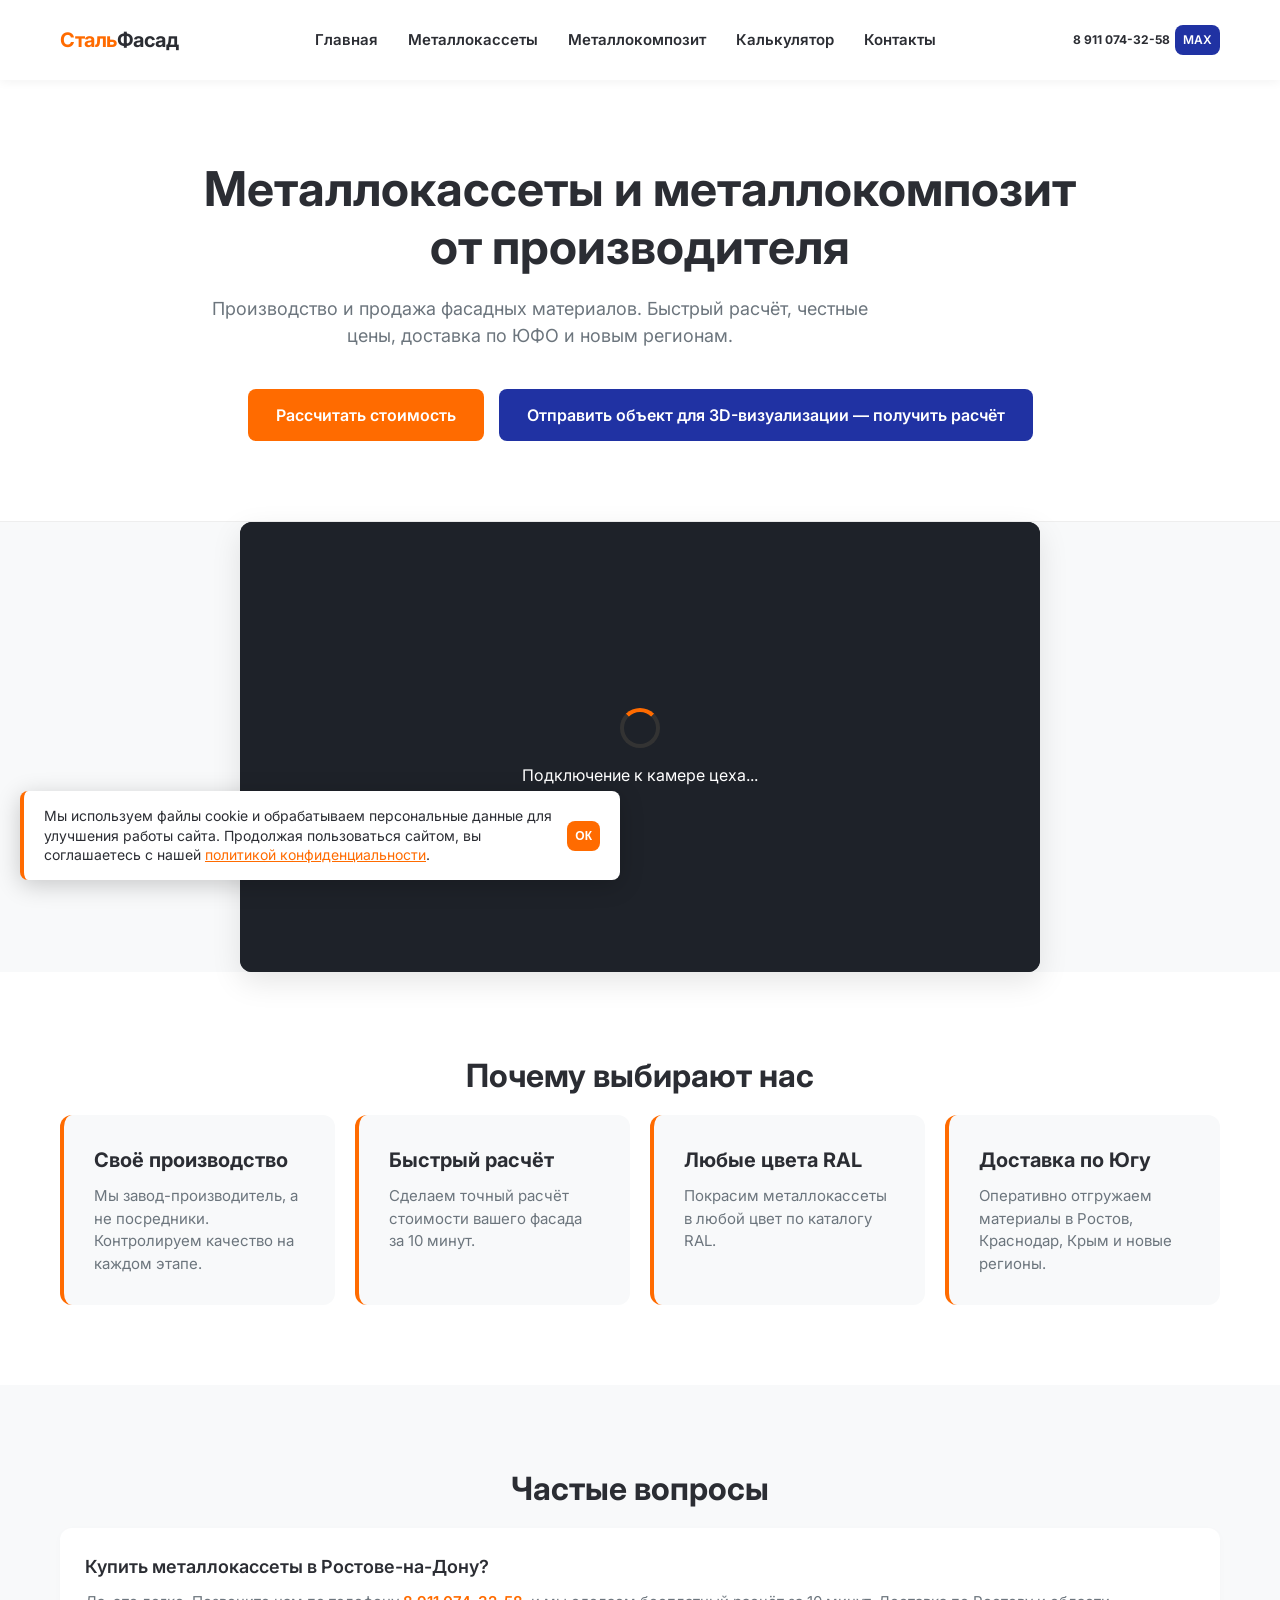
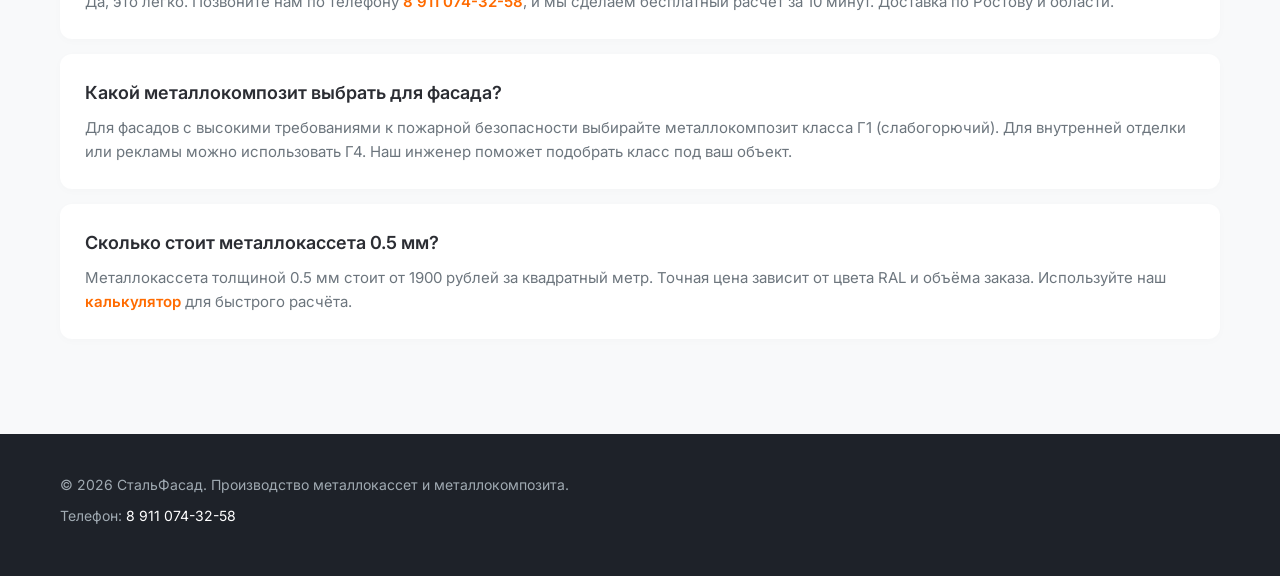
<file: index.html>
<!DOCTYPE html>
<html lang="ru">
<head>
    <meta charset="UTF-8">
    <meta name="viewport" content="width=device-width, initial-scale=1.0">
    
    <!-- SEO МЕТА-ТЕГИ -->
    <title>Металлокассеты и металлокомпозит от производителя — СтальФасад</title>
        <!-- Иконка сайта (Favicon) в виде буквы С на оранжевом фоне -->
    <link rel="icon" href="data:image/svg+xml,<svg xmlns='http://www.w3.org/2000/svg' viewBox='0 0 100 100'><rect width='100' height='100' rx='20' fill='%23ff6b00'/><text x='50%' y='55%' font-size='60' font-family='Arial' font-weight='bold' fill='white' dominant-baseline='middle' text-anchor='middle'>С</text></svg>">
    <meta name="description" content="Производство и продажа фасадных металлокассет и металлокомпозита в Ростове, Краснодаре, Донецке и ЮФО. Быстрый расчёт за 10 минут, доставка. Завод СтальФасад.">
    
    <!-- ШРИФТЫ -->
    <link rel="preconnect" href="https://fonts.googleapis.com">
    <link rel="preconnect" href="https://fonts.gstatic.com" crossorigin>
    <link href="https://fonts.googleapis.com/css2?family=Inter:wght@400;600;700&display=swap" rel="stylesheet">
    
    <!-- СТИЛИ -->
    <link rel="stylesheet" href="css/style.css">

    <!-- ================= STRUCTURED DATA (JSON-LD) ================= -->
    <script type="application/ld+json">
    {
      "@context": "https://schema.org",
      "@graph": [
        {
          "@type": "Organization",
          "@id": "https://stalfasadprom.ru/#organization",
          "name": "СтальФасад",
          "url": "https://stalfasadprom.ru",
          "logo": "https://stalfasadprom.ru/images/logo.png",
          "description": "Производство и продажа металлокассет фасадных и металлокомпозита.",
          "contactPoint": {
            "@type": "ContactPoint",
            "telephone": "+79110743258",
            "contactType": "customer service",
            "areaServed": "RU",
            "availableLanguage": "Russian"
          }
        },
        {
          "@type": "WebSite",
          "@id": "https://stalfasadprom.ru/#website",
          "url": "https://stalfasadprom.ru",
          "name": "СтальФасад",
          "publisher": { "@id": "https://stalfasadprom.ru/#organization" }
        },
        {
          "@type": "LocalBusiness",
          "@id": "https://stalfasadprom.ru/#localbusiness",
          "name": "СтальФасад",
          "image": "https://stalfasadprom.ru/images/logo.png",
          "telephone": "+79110743258",
          "url": "https://stalfasadprom.ru",
          "priceRange": "$$",
          "address": {
            "@type": "PostalAddress",
            "addressLocality": "Ростов-на-Дону",
            "addressCountry": "RU"
          },
          "areaServed": [
            {"@type": "City", "name": "Ростов-на-Дону"}, {"@type": "City", "name": "Краснодар"},
            {"@type": "City", "name": "Волгоград"}, {"@type": "City", "name": "Сочи"},
            {"@type": "City", "name": "Астрахань"}, {"@type": "City", "name": "Симферополь"},
            {"@type": "City", "name": "Новороссийск"}, {"@type": "City", "name": "Севастополь"},
            {"@type": "City", "name": "Донецк"}, {"@type": "City", "name": "Луганск"},
            {"@type": "City", "name": "Мариуполь"}, {"@type": "City", "name": "Макеевка"},
            {"@type": "City", "name": "Горловка"}, {"@type": "City", "name": "Енакиево"},
            {"@type": "City", "name": "Харцызск"}, {"@type": "City", "name": "Снежное"},
            {"@type": "City", "name": "Шахтёрск"}, {"@type": "City", "name": "Алчевск"},
            {"@type": "City", "name": "Северодонецк"}, {"@type": "City", "name": "Лисичанск"},
            {"@type": "City", "name": "Красный Луч"}, {"@type": "City", "name": "Стаханов"},
            {"@type": "City", "name": "Свердловск"}, {"@type": "City", "name": "Геническ"},
            {"@type": "City", "name": "Скадовск"}, {"@type": "City", "name": "Новая Каховка"},
            {"@type": "City", "name": "Мелитополь"}, {"@type": "City", "name": "Бердянск"},
            {"@type": "City", "name": "Энергодар"}, {"@type": "City", "name": "Керчь"},
            {"@type": "City", "name": "Евпатория"}, {"@type": "City", "name": "Ялта"},
            {"@type": "City", "name": "Феодосия"}, {"@type": "City", "name": "Джанкой"},
            {"@type": "City", "name": "Судак"}, {"@type": "City", "name": "Алушта"},
            {"@type": "City", "name": "Таганрог"}, {"@type": "City", "name": "Шахты"},
            {"@type": "City", "name": "Новочеркасск"}, {"@type": "City", "name": "Волгодонск"},
            {"@type": "City", "name": "Батайск"}, {"@type": "City", "name": "Азов"},
            {"@type": "City", "name": "Армавир"}, {"@type": "City", "name": "Анапа"},
            {"@type": "City", "name": "Геленджик"}, {"@type": "City", "name": "Ейск"},
            {"@type": "City", "name": "Туапсе"}, {"@type": "City", "name": "Кропоткин"},
            {"@type": "City", "name": "Тихорецк"}, {"@type": "City", "name": "Славянск-на-Кубани"},
            {"@type": "City", "name": "Майкоп"}, {"@type": "City", "name": "Адыгейск"},
            {"@type": "City", "name": "Кущёвская"}, {"@type": "City", "name": "Староминская"},
            {"@type": "City", "name": "Ленинградская"}, {"@type": "City", "name": "Белая Глина"},
            {"@type": "City", "name": "Волжский"}, {"@type": "City", "name": "Камышин"},
            {"@type": "City", "name": "Ахтубинск"}, {"@type": "City", "name": "Элиста"}
          ]
        },
        {
          "@type": "FAQPage",
          "mainEntity": [
            {
              "@type": "Question",
              "name": "Купить металлокассеты в Ростове-на-Дону?",
              "acceptedAnswer": {
                "@type": "Answer",
                "text": "Да, это легко. Позвоните нам по телефону 8 911 074-32-58, и мы сделаем бесплатный расчёт за 10 минут. Доставка по Ростову и области."
              }
            },
            {
              "@type": "Question",
              "name": "Какой металлокомпозит выбрать для фасада?",
              "acceptedAnswer": {
                "@type": "Answer",
                "text": "Для фасадов с высокими требованиями к пожарной безопасности выбирайте металлокомпозит класса Г1 (слабогорючий). Для внутренней отделки или рекламы можно использовать Г4. Наш инженер поможет подобрать класс под ваш объект."
              }
            },
            {
              "@type": "Question",
              "name": "Сколько стоит металлокассета 0.5 мм?",
              "acceptedAnswer": {
                "@type": "Answer",
                "text": "Металлокассета толщиной 0.5 мм стоит от 1900 рублей за квадратный метр. Точная цена зависит от цвета RAL и объёма заказа. Используйте наш калькулятор для быстрого расчёта."
              }
            }
          ]
        }
      ]
    }
    </script>
</head>
<body>

    <!-- ШАПКА САЙТА -->
      <!-- ШАПКА САЙТА -->
    <header class="header">
        <div class="container header__container">
            <a href="index.html" class="logo"><strong>Сталь</strong>Фасад</a>
            
            <button class="burger" id="burger-btn" aria-label="Открыть меню">
                <span></span>
                <span></span>
                <span></span>
            </button>

            <nav class="nav" id="nav-menu">
                <a href="index.html">Главная</a>
                <a href="metallokassety.html">Металлокассеты</a>
                <a href="metallokompozit.html">Металлокомпозит</a>
                <a href="kalkulyator.html">Калькулятор</a>
                <a href="kontakty.html">Контакты</a>
            </nav>

            <div class="header__contacts">
                <a href="tel:+79110743258" class="header__phone">8 911 074-32-58</a>
                <a href="https://max.ru/u/f9LHodD0cOI8Zux1EU8oa-OBjUVv-JqytToBMHmvcf0fs-GvZWqspvid3BQ" target="_blank" class="btn btn--max btn--small">MAX</a>
            </div>
        </div>
    </header>
    <main>
        <!-- ГЛАВНЫЙ ЭКРАН -->
        <section class="hero">
            <div class="container hero__container">
                <div class="hero__content">
                    <h1>Металлокассеты и металлокомпозит от производителя</h1>
                    <p class="hero__subtitle">Производство и продажа фасадных материалов. Быстрый расчёт, честные цены, доставка по ЮФО и новым регионам.</p>
                    <div class="hero__actions">
                        <a href="kalkulyator.html" class="btn btn--accent">Рассчитать стоимость</a>
                        <a href="https://max.ru/u/f9LHodD0cOI8Zux1EU8oa-OBjUVv-JqytToBMHmvcf0fs-GvZWqspvid3BQ" target="_blank" class="btn btn--max">Отправить объект для 3D-визуализации — получить расчёт</a>
                    </div>
                </div>
            </div>
        </section>

                       <div class="camera-container" style="position: relative; aspect-ratio: 16 / 9; max-width: 800px; margin: 0 auto; background-color: #1e2229; border-radius: 12px; overflow: hidden; box-shadow: 0 10px 30px rgba(0,0,0,0.1);">
                    
                    <!-- Лоадер -->
                    <div id="camera-loading" class="camera-loading" style="position: absolute; z-index: 10; background: #1e2229; width: 100%; height: 100%; display: flex; flex-direction: column; align-items: center; justify-content: center;">
                        <div class="camera-spinner" style="border: 4px solid #333; border-top: 4px solid #ff6b00; border-radius: 50%; width: 40px; height: 40px; animation: spin 1s linear infinite; margin-bottom: 15px;"></div>
                        <span style="color: #fff;">Подключение к камере цеха...</span>
                    </div>

                    <!-- Ошибка -->
                    <div id="camera-error" class="camera-error" style="display: none; position: absolute; z-index: 10; background: #1e2229; width: 100%; height: 100%; flex-direction: column; align-items: center; justify-content: center; color: #fff;">
                        <span style="font-size: 40px; margin-bottom: 10px;">📡</span>
                        <span style="font-weight: bold; margin-bottom: 5px;">Камера временно недоступна</span>
                        <span style="color: #a0aab2; font-size: 14px; margin-bottom: 20px;">Возможно, ведутся технические работы</span>
                        <button onclick="reloadCamera()" class="btn btn--accent" style="padding: 10px 20px; min-height: 40px;">🔄 Попробовать снова</button>
                    </div>

                    <!-- Плеер -->
                    <div class="iv-embed" style="position: relative; width: 100%; height: 100%;">
                        <div class="iv-v" style="width: 100%; height: 100%;">
                            <iframe id="camera-frame" 
                                    class="iv-i" 
                                    style="width: 100%; height: 100%; position: absolute; top: 0; left: 0;"
                                    src="https://open.ivideon.com/embed/v3/100-7WH3bkqB81JILvTrf2DJwU:0/" 
                                    frameborder="0" 
                                    allow="autoplay; fullscreen; clipboard-write; picture-in-picture"
                                    onload="onCameraLoaded()"
                                    onerror="onCameraError()">
                            </iframe>
                        </div>
                        <div class="iv-b" style="display: none;">
                            <script src="https://open.ivideon.com/embed/v3/embedded.js"></script>
                        </div>
                    </div>

                    <!-- Слой затемнения и надписей поверх видео -->
                    <!-- Увеличили затемнение с 0.4 до 0.6 -->
                    <div style="position: absolute; top: 0; left: 0; width: 100%; height: 100%; background: rgba(0, 0, 0, 0.6); z-index: 5; pointer-events: none; display: flex; flex-direction: column; justify-content: space-between; padding: 20px; box-sizing: border-box;">
                        
                        <!-- Красный LIVE индикатор -->
                        <div style="display: flex; justify-content: flex-end;">
                            <div style="background: #e63946; color: #fff; padding: 6px 12px; border-radius: 4px; font-weight: bold; font-size: 14px; display: flex; align-items: center; gap: 8px; animation: pulse-red 2s infinite;">
                                <span style="display: inline-block; width: 8px; height: 8px; background: #fff; border-radius: 50%;"></span>
                                LIVE
                            </div>
                        </div>

                        <!-- Надпись Цех покраски -->
                        <div style="text-align: center; color: #fff; font-size: 18px; font-weight: 600; text-transform: uppercase; letter-spacing: 2px; text-shadow: 0 2px 4px rgba(0,0,0,0.8);">
                            Цех покраски
                        </div>
                        
                    </div>
                </div>

        <!-- ПРЕИМУЩЕСТВА -->
        <section class="features">
            <div class="container">
                <h2 class="section-title">Почему выбирают нас</h2>
                <div class="features__grid">
                    <div class="feature-card">
                        <h3>Своё производство</h3>
                        <p>Мы завод-производитель, а не посредники. Контролируем качество на каждом этапе.</p>
                    </div>
                    <div class="feature-card">
                        <h3>Быстрый расчёт</h3>
                        <p>Сделаем точный расчёт стоимости вашего фасада за 10 минут.</p>
                    </div>
                    <div class="feature-card">
                        <h3>Любые цвета RAL</h3>
                        <p>Покрасим металлокассеты в любой цвет по каталогу RAL.</p>
                    </div>
                    <div class="feature-card">
                        <h3>Доставка по Югу</h3>
                        <p>Оперативно отгружаем материалы в Ростов, Краснодар, Крым и новые регионы.</p>
                    </div>
                </div>
            </div>
        </section>

        <!-- БЛОК ВОПРОС-ОТВЕТ (Q&A) -->
        <section class="faq-section">
            <div class="container">
                <h2 class="section-title">Частые вопросы</h2>
                
                <div class="faq-item">
                    <h3>Купить металлокассеты в Ростове-на-Дону?</h3>
                    <p>Да, это легко. Позвоните нам по телефону <a href="tel:+79110743258">8 911 074-32-58</a>, и мы сделаем бесплатный расчёт за 10 минут. Доставка по Ростову и области.</p>
                </div>
                
                <div class="faq-item">
                    <h3>Какой металлокомпозит выбрать для фасада?</h3>
                    <p>Для фасадов с высокими требованиями к пожарной безопасности выбирайте металлокомпозит класса Г1 (слабогорючий). Для внутренней отделки или рекламы можно использовать Г4. Наш инженер поможет подобрать класс под ваш объект.</p>
                </div>
                
                <div class="faq-item">
                    <h3>Сколько стоит металлокассета 0.5 мм?</h3>
                    <p>Металлокассета толщиной 0.5 мм стоит от 1900 рублей за квадратный метр. Точная цена зависит от цвета RAL и объёма заказа. Используйте наш <a href="kalkulyator.html">калькулятор</a> для быстрого расчёта.</p>
                </div>
            </div>
        </section>
    </main>

    <!-- ПОДВАЛ САЙТА -->
    <footer class="footer">
        <div class="container">
            <p>&copy; 2026 СтальФасад. Производство металлокассет и металлокомпозита.</p>
            <p>Телефон: <a href="tel:+79110743258">8 911 074-32-58</a></p>
        </div>
    </footer>

    <!-- ФИКСИРОВАННАЯ КНОПКА ЗВОНКА (Мобилки) -->
    <a href="tel:+79110743258" class="mobile-call-btn">
        Позвонить
    </a>
        <!-- Всплывающее окно о персональных данных -->
    <div id="cookie-banner" class="cookie-banner">
        <div class="cookie-content">
            <p>Мы используем файлы cookie и обрабатываем персональные данные для улучшения работы сайта. Продолжая пользоваться сайтом, вы соглашаетесь с нашей <a href="policy.html">политикой конфиденциальности</a>.</p>
            <button id="cookie-accept" class="btn btn--accent btn--small">ОК</button>
        </div>
    </div>

    <script src="js/script.js"></script>
</body>
</html>
</file>
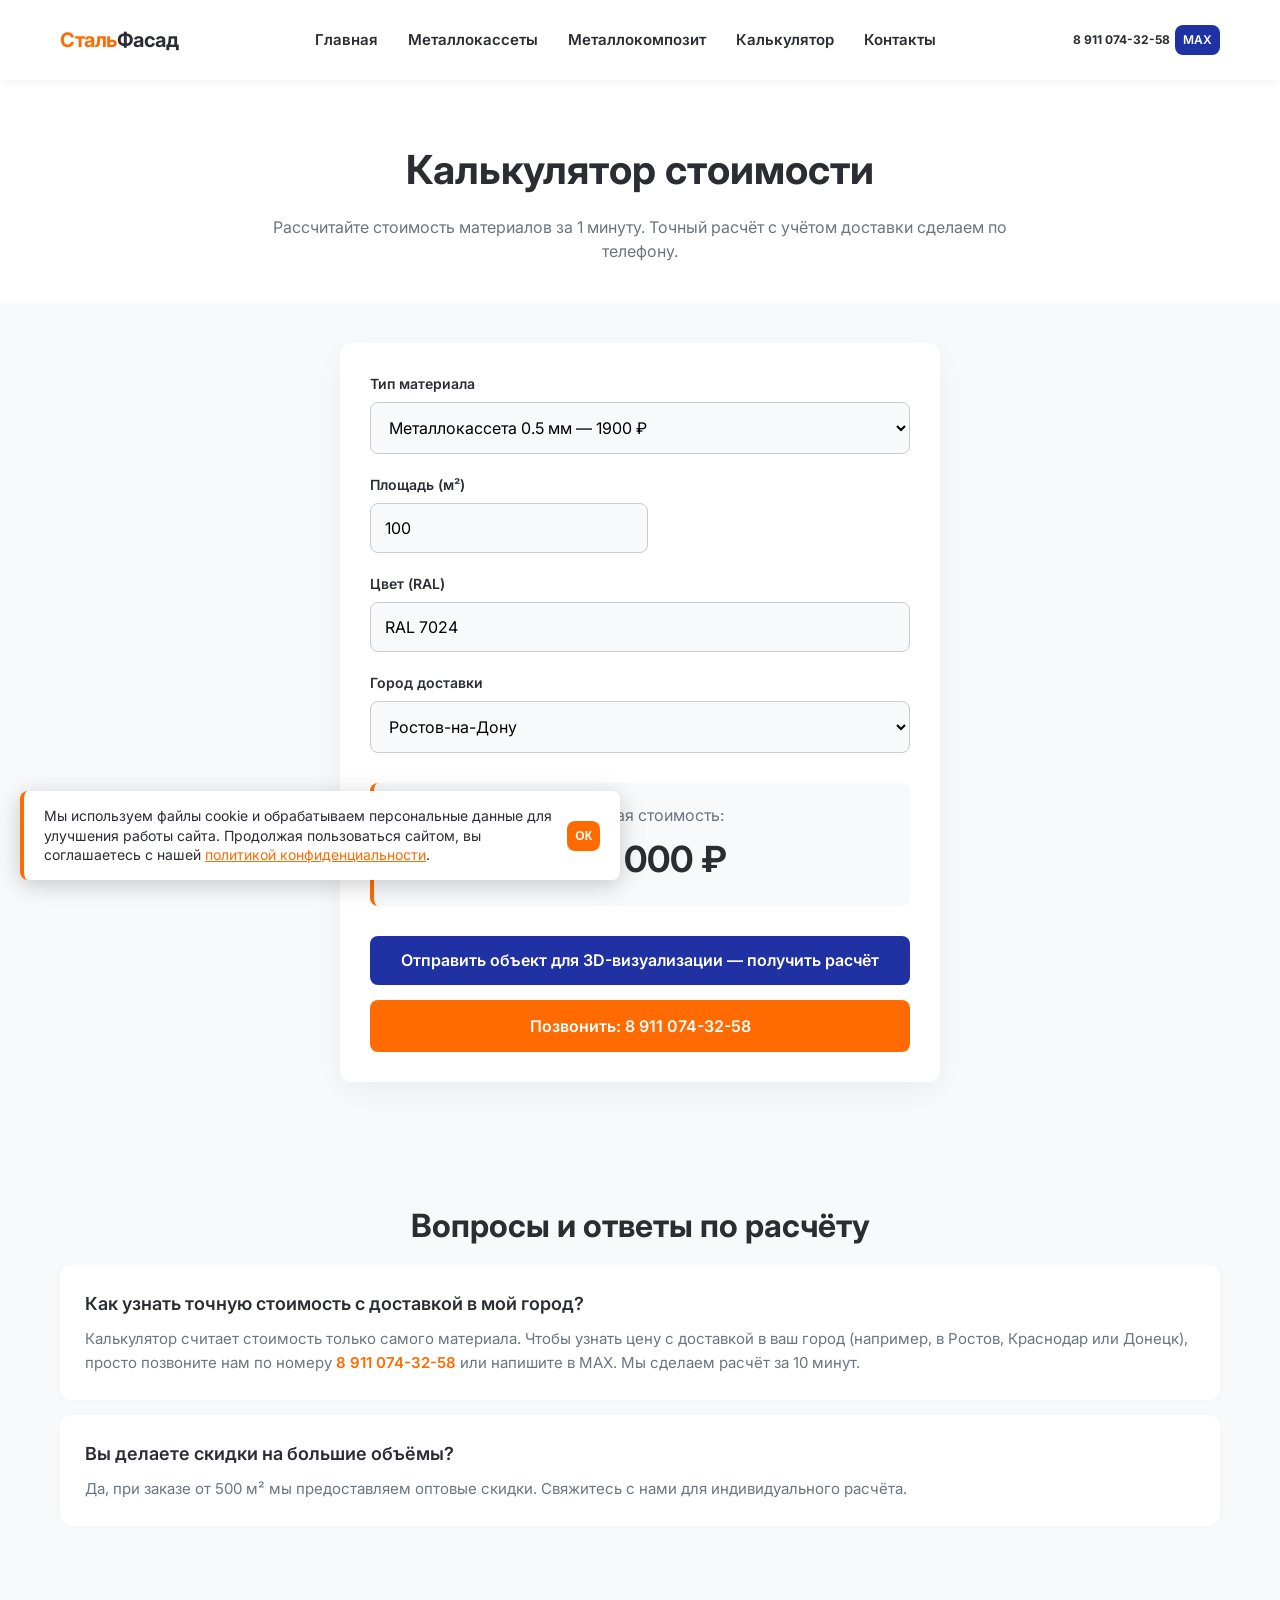
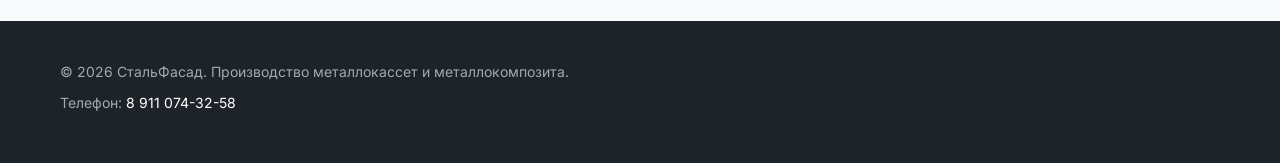
<file: kalkulyator.html>
<!DOCTYPE html>
<html lang="ru">
<head>
    <meta charset="UTF-8">
    <meta name="viewport" content="width=device-width, initial-scale=1.0">
    
    <title>Калькулятор металлокассет и металлокомпозита — рассчитать стоимость | СтальФасад</title>
    
    <meta name="description" content="Онлайн-калькулятор расчёта стоимости фасадных металлокассет и металлокомпозита. Укажите размеры, цвет и город — получите точную цену за 1 минуту.">
    
    <link rel="preconnect" href="https://fonts.googleapis.com">
    <link rel="preconnect" href="https://fonts.gstatic.com" crossorigin>
    <link href="https://fonts.googleapis.com/css2?family=Inter:wght@400;600;700&display=swap" rel="stylesheet">
    
    <link rel="stylesheet" href="css/style.css">
</head>
<body>

       <!-- ШАПКА САЙТА -->
    <header class="header">
        <div class="container header__container">
            <a href="index.html" class="logo"><strong>Сталь</strong>Фасад</a>
            
            <button class="burger" id="burger-btn" aria-label="Открыть меню">
                <span></span>
                <span></span>
                <span></span>
            </button>

            <nav class="nav" id="nav-menu">
                <a href="index.html">Главная</a>
                <a href="metallokassety.html">Металлокассеты</a>
                <a href="metallokompozit.html">Металлокомпозит</a>
                <a href="kalkulyator.html">Калькулятор</a>
                <a href="kontakty.html">Контакты</a>
            </nav>

            <div class="header__contacts">
                <a href="tel:+79110743258" class="header__phone">8 911 074-32-58</a>
                <a href="https://max.ru/u/f9LHodD0cOI8Zux1EU8oa-OBjUVv-JqytToBMHmvcf0fs-GvZWqspvid3BQ" target="_blank" class="btn btn--max btn--small">MAX</a>
            </div>
        </div>
    </header>
    <main>
        <section class="page-header">
            <div class="container">
                <h1 class="page-title">Калькулятор стоимости</h1>
                <p class="page-subtitle">Рассчитайте стоимость материалов за 1 минуту. Точный расчёт с учётом доставки сделаем по телефону.</p>
            </div>
        </section>

        <!-- САМ КАЛЬКУЛЯТОР -->
        <section class="calc-section">
            <div class="container">
                <div class="calc-box">
                    
                    <div class="calc-group">
                        <label>Тип материала</label>
                        <select id="calc-type">
                                                        <option value="1900">Металлокассета 0.5 мм — 1900 ₽</option>
                            <option value="2100">Металлокассета 0.7 мм — 2100 ₽</option>
                            <option value="2100">Металлокомпозит Г4 — 2100 ₽</option>
                            <option value="2500">Металлокомпозит Г3 — 2500 ₽</option>
                            <option value="2900">Металлокомпозит Г2 — 2900 ₽</option>
                            <option value="3400">Металлокомпозит Г1 (FR) — 3400 ₽</option>
                        </select>
                    </div>

                    <div class="calc-row">
                                    <div class="calc-group">
                        <label>Площадь (м²)</label>
                        <input type="number" id="calc-area" value="100" min="1" step="1">
                    </div>
                    </div>

                    <div class="calc-group">
                        <label>Цвет (RAL)</label>
                        <input type="text" id="calc-color" placeholder="Например: RAL 7024" value="RAL 7024">
                    </div>

                    <div class="calc-group">
                        <label>Город доставки</label>
                        <select id="calc-city">
                            <option>Ростов-на-Дону</option>
                            <option>Краснодар</option>
                            <option>Волгоград</option>
                            <option>Сочи</option>
                            <option>Астрахань</option>
                            <option>Симферополь</option>
                            <option>Новороссийск</option>
                            <option>Севастополь</option>
                            <option>Донецк</option>
                            <option>Луганск</option>
                            <option>Мариуполь</option>
                            <option>Макеевка</option>
                            <option>Горловка</option>
                        </select>
                    </div>

                    <div class="calc-result">
                        <p>Итоговая стоимость:</p>
                        <h2 id="calc-total">190 000 ₽</h2>
                    </div>

                    <!-- Кнопки после калькулятора -->
                    <div class="calc-actions">
                        <a href="https://max.ru/u/f9LHodD0cOI8Zux1EU8oa-OBjUVv-JqytToBMHmvcf0fs-GvZWqspvid3BQ" target="_blank" class="btn btn--max">Отправить объект для 3D-визуализации — получить расчёт</a>
                        <a href="tel:+79110743258" class="btn btn--accent">Позвонить: 8 911 074-32-58</a>
                    </div>

                </div>
            </div>
        </section>

        <!-- БЛОК ВОПРОС-ОТВЕТ (Заполняем после калькулятора, как договаривались) -->
        <section class="faq-section">
            <div class="container">
                <h2 class="section-title">Вопросы и ответы по расчёту</h2>
                
                <div class="faq-item">
                    <h3>Как узнать точную стоимость с доставкой в мой город?</h3>
                    <p>Калькулятор считает стоимость только самого материала. Чтобы узнать цену с доставкой в ваш город (например, в Ростов, Краснодар или Донецк), просто позвоните нам по номеру <a href="tel:+79110743258">8 911 074-32-58</a> или напишите в MAX. Мы сделаем расчёт за 10 минут.</p>
                </div>

                <div class="faq-item">
                    <h3>Вы делаете скидки на большие объёмы?</h3>
                    <p>Да, при заказе от 500 м² мы предоставляем оптовые скидки. Свяжитесь с нами для индивидуального расчёта.</p>
                </div>
            </div>
        </section>

    </main>

    <!-- ПОДВАЛ -->
    <footer class="footer">
        <div class="container">
            <p>&copy; 2026 СтальФасад. Производство металлокассет и металлокомпозита.</p>
            <p>Телефон: <a href="tel:+79110743258">8 911 074-32-58</a></p>
        </div>
    </footer>

    <!-- ФИКСИРОВАННАЯ КНОПКА ЗВОНКА -->
    <a href="tel:+79110743258" class="mobile-call-btn">Позвонить</a>
        <!-- Всплывающее окно о персональных данных -->
    <div id="cookie-banner" class="cookie-banner">
        <div class="cookie-content">
            <p>Мы используем файлы cookie и обрабатываем персональные данные для улучшения работы сайта. Продолжая пользоваться сайтом, вы соглашаетесь с нашей <a href="policy.html">политикой конфиденциальности</a>.</p>
            <button id="cookie-accept" class="btn btn--accent btn--small">ОК</button>
        </div>
    </div>

    <script src="js/script.js"></script>
</body>
</html>
</file>
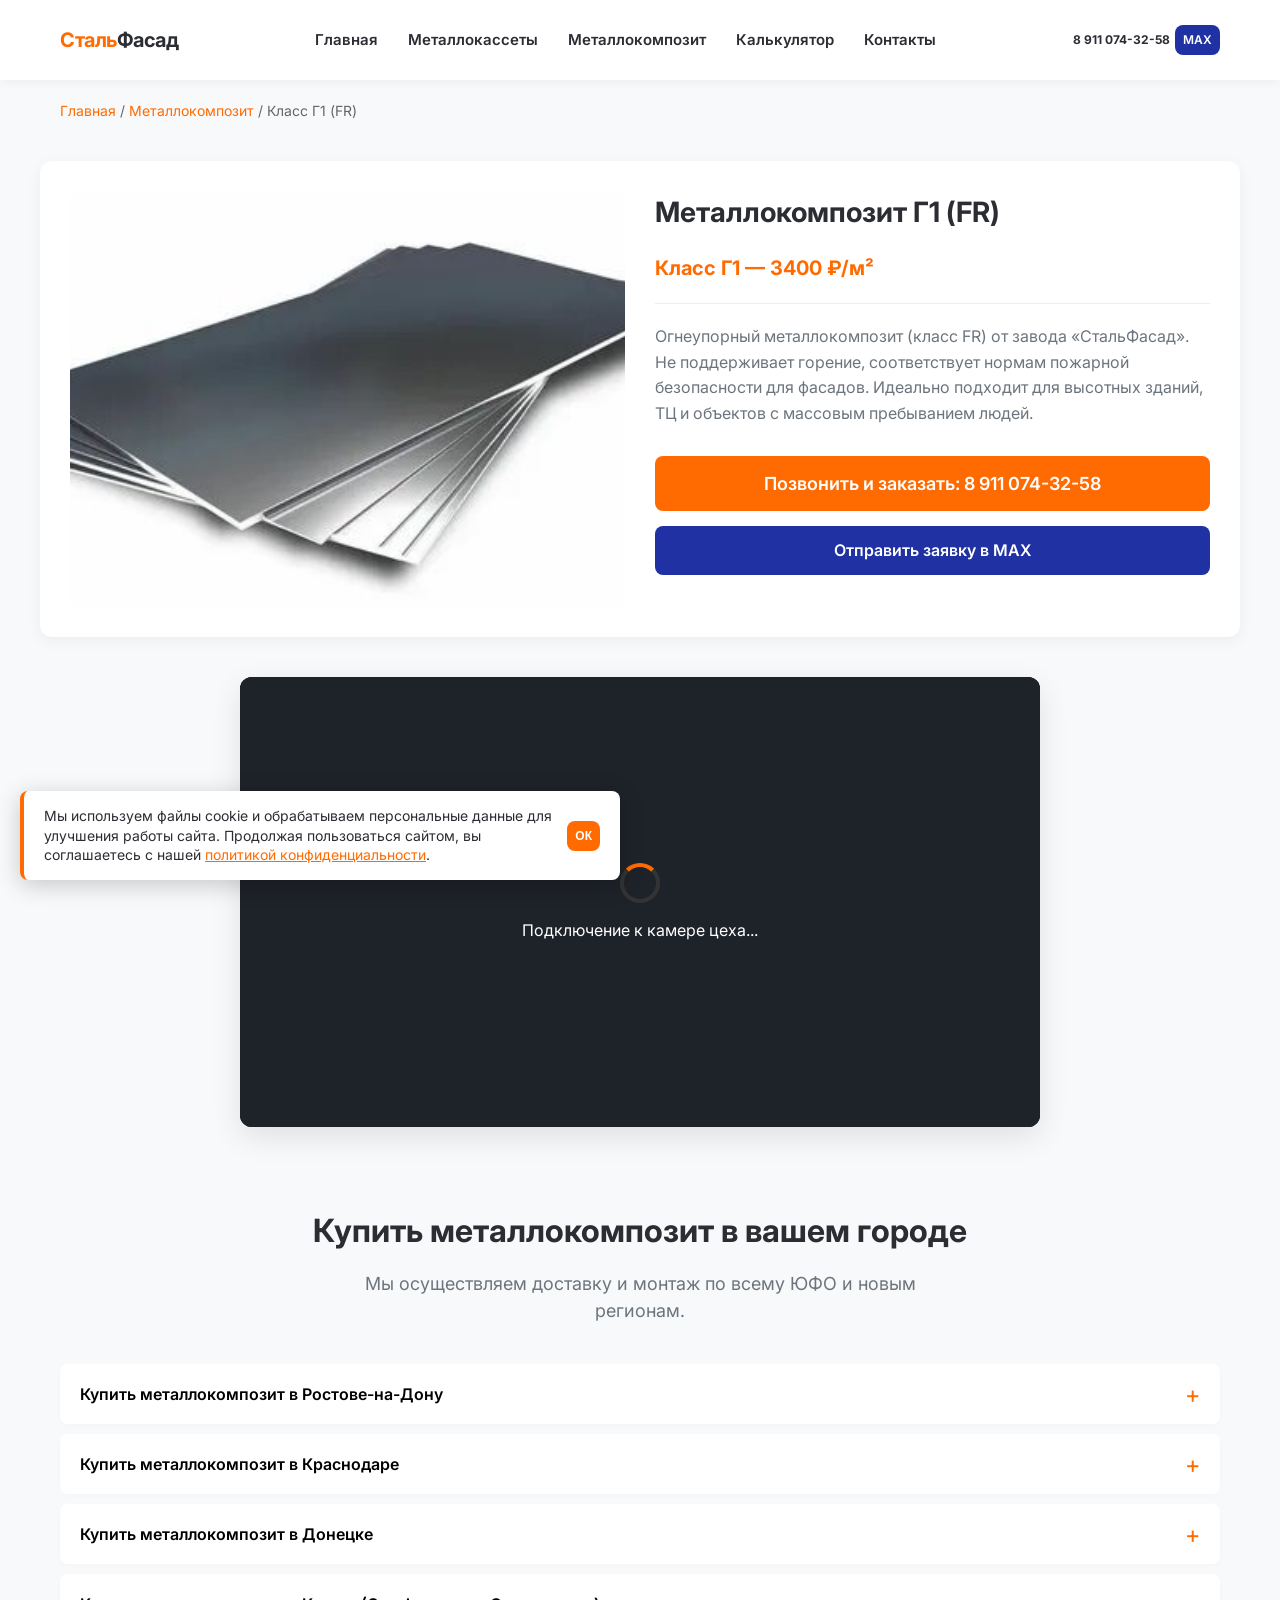
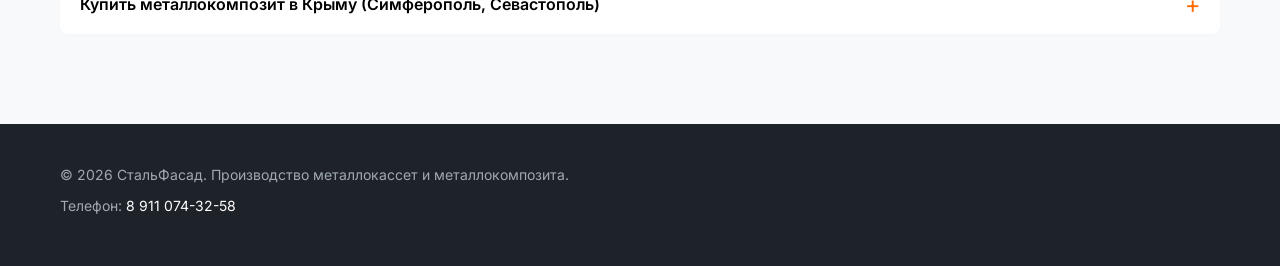
<file: kartochka-kompozit.html>
<!DOCTYPE html>
<html lang="ru">
<head>
    <meta charset="UTF-8">
    <meta name="viewport" content="width=device-width, initial-scale=1.0">
    
    <title>Металлокомпозит Г1 (FR) — купить от производителя | СтальФасад</title>
        <!-- Иконка сайта (Favicon) в виде буквы С на оранжевом фоне -->
    <link rel="icon" href="data:image/svg+xml,<svg xmlns='http://www.w3.org/2000/svg' viewBox='0 0 100 100'><rect width='100' height='100' rx='20' fill='%23ff6b00'/><text x='50%' y='55%' font-size='60' font-family='Arial' font-weight='bold' fill='white' dominant-baseline='middle' text-anchor='middle'>С</text></svg>">
    <meta name="description" content="Фасадный металлокомпозит класса Г1 (FR) от завода. Огнеупорный, допущен для фасадов. Цены от 3400 руб. Быстрый расчёт, доставка по ЮФО.">
    
    <link rel="preconnect" href="https://fonts.googleapis.com">
    <link rel="preconnect" href="https://fonts.gstatic.com" crossorigin>
    <link href="https://fonts.googleapis.com/css2?family=Inter:wght@400;600;700&display=swap" rel="stylesheet">
    
    <link rel="stylesheet" href="css/style.css">

    <script type="application/ld+json">
    {
      "@context": "https://schema.org",
      "@type": "Product",
      "name": "Металлокомпозит Г1 (FR)",
      "image": "https://stalfasadprom.ru/images/kompozit-g1.jpg",
      "description": "Фасадный металлокомпозит класса Г1. Производство СтальФасад.",
      "brand": { "@type": "Brand", "name": "СтальФасад" },
      "offers": {
        "@type": "AggregateOffer",
        "lowPrice": "2100",
        "highPrice": "3400",
        "priceCurrency": "RUB",
        "availability": "https://schema.org/InStock"
      }
    }
    </script>
</head>
<body>

    <header class="header">
        <div class="container header__container">
            <a href="index.html" class="logo"><strong>Сталь</strong>Фасад</a>
            <button class="burger" id="burger-btn" aria-label="Открыть меню"><span></span><span></span><span></span></button>
            <nav class="nav" id="nav-menu">
                <a href="index.html">Главная</a>
                <a href="metallokassety.html">Металлокассеты</a>
                <a href="metallokompozit.html">Металлокомпозит</a>
                <a href="kalkulyator.html">Калькулятор</a>
                <a href="kontakty.html">Контакты</a>
            </nav>
            <div class="header__contacts">
                <a href="tel:+79110743258" class="header__phone">8 911 074-32-58</a>
                <a href="https://max.ru/u/f9LHodD0cOI8Zux1EU8oa-OBjUVv-JqytToBMHmvcf0fs-GvZWqspvid3BQ" target="_blank" class="btn btn--max btn--small">MAX</a>
            </div>
        </div>
    </header>

    <main>
        <div class="container" style="padding-top: 20px; font-size: 14px; color: #666;">
            <a href="index.html" style="color: var(--color-accent);">Главная</a> / 
            <a href="metallokompozit.html" style="color: var(--color-accent);">Металлокомпозит</a> / 
            <span>Класс Г1 (FR)</span>
        </div>

        <section class="single-product-section">
            <div class="container single-product-grid">
                
                <div class="single-product-image">
                    <img src="images/kompozit-g1.jpg" alt="Металлокомпозит Г1 (FR)" class="product-img">
                </div>

                <div class="single-product-info">
                    <h1 class="single-product-title">Металлокомпозит Г1 (FR)</h1>
                    
                    <div class="single-product-price">
                        <span>Класс Г1 — 3400 ₽/м²</span>
                    </div>

                    <p class="single-product-desc">Огнеупорный металлокомпозит (класс FR) от завода «СтальФасад». Не поддерживает горение, соответствует нормам пожарной безопасности для фасадов. Идеально подходит для высотных зданий, ТЦ и объектов с массовым пребыванием людей.</p>

                    <div class="single-product-actions">
                        <a href="tel:+79110743258" class="btn btn--accent" style="width: 100%; font-size: 18px;">
                            Позвонить и заказать: 8 911 074-32-58
                        </a>
                        <a href="https://max.ru/u/f9LHodD0cOI8Zux1EU8oa-OBjUVv-JqytToBMHmvcf0fs-GvZWqspvid3BQ" target="_blank" class="btn btn--max" style="width: 100%;">
                            Отправить заявку в MAX
                        </a>
                    </div>
                </div>

            </div>
        </section>

                <div class="camera-container" style="position: relative; aspect-ratio: 16 / 9; max-width: 800px; margin: 0 auto; background-color: #1e2229; border-radius: 12px; overflow: hidden; box-shadow: 0 10px 30px rgba(0,0,0,0.1);">
                    
                    <!-- Лоадер -->
                    <div id="camera-loading" class="camera-loading" style="position: absolute; z-index: 10; background: #1e2229; width: 100%; height: 100%; display: flex; flex-direction: column; align-items: center; justify-content: center;">
                        <div class="camera-spinner" style="border: 4px solid #333; border-top: 4px solid #ff6b00; border-radius: 50%; width: 40px; height: 40px; animation: spin 1s linear infinite; margin-bottom: 15px;"></div>
                        <span style="color: #fff;">Подключение к камере цеха...</span>
                    </div>

                    <!-- Ошибка -->
                    <div id="camera-error" class="camera-error" style="display: none; position: absolute; z-index: 10; background: #1e2229; width: 100%; height: 100%; flex-direction: column; align-items: center; justify-content: center; color: #fff;">
                        <span style="font-size: 40px; margin-bottom: 10px;">📡</span>
                        <span style="font-weight: bold; margin-bottom: 5px;">Камера временно недоступна</span>
                        <span style="color: #a0aab2; font-size: 14px; margin-bottom: 20px;">Возможно, ведутся технические работы</span>
                        <button onclick="reloadCamera()" class="btn btn--accent" style="padding: 10px 20px; min-height: 40px;">🔄 Попробовать снова</button>
                    </div>

                    <!-- Плеер -->
                    <div class="iv-embed" style="position: relative; width: 100%; height: 100%;">
                        <div class="iv-v" style="width: 100%; height: 100%;">
                            <iframe id="camera-frame" 
                                    class="iv-i" 
                                    style="width: 100%; height: 100%; position: absolute; top: 0; left: 0;"
                                    src="https://open.ivideon.com/embed/v3/100-7WH3bkqB81JILvTrf2DJwU:0/" 
                                    frameborder="0" 
                                    allow="autoplay; fullscreen; clipboard-write; picture-in-picture"
                                    onload="onCameraLoaded()"
                                    onerror="onCameraError()">
                            </iframe>
                        </div>
                        <div class="iv-b" style="display: none;">
                            <script src="https://open.ivideon.com/embed/v3/embedded.js"></script>
                        </div>
                    </div>

                    <!-- Слой затемнения и надписей поверх видео -->
                    <!-- Увеличили затемнение с 0.4 до 0.6 -->
                    <div style="position: absolute; top: 0; left: 0; width: 100%; height: 100%; background: rgba(0, 0, 0, 0.6); z-index: 5; pointer-events: none; display: flex; flex-direction: column; justify-content: space-between; padding: 20px; box-sizing: border-box;">
                        
                        <!-- Красный LIVE индикатор -->
                        <div style="display: flex; justify-content: flex-end;">
                            <div style="background: #e63946; color: #fff; padding: 6px 12px; border-radius: 4px; font-weight: bold; font-size: 14px; display: flex; align-items: center; gap: 8px; animation: pulse-red 2s infinite;">
                                <span style="display: inline-block; width: 8px; height: 8px; background: #fff; border-radius: 50%;"></span>
                                LIVE
                            </div>
                        </div>

                        <!-- Надпись Цех покраски -->
                        <div style="text-align: center; color: #fff; font-size: 18px; font-weight: 600; text-transform: uppercase; letter-spacing: 2px; text-shadow: 0 2px 4px rgba(0,0,0,0.8);">
                            Цех покраски
                        </div>
                        
                    </div>
                </div>
        <section class="faq-section">
            <div class="container">
                <h2 class="section-title">Купить металлокомпозит в вашем городе</h2>
                <p class="section-subtitle">Мы осуществляем доставку и монтаж по всему ЮФО и новым регионам.</p>

                <div class="accordion-item">
                    <button class="accordion-header">Купить металлокомпозит в Ростове-на-Дону</button>
                    <div class="accordion-content"><p>Да, у нас есть доставка в Ростов-на-Дону. Позвоните по номеру <a href="tel:+79110743258">8 911 074-32-58</a>, и мы рассчитаем стоимость за 10 минут.</p></div>
                </div>

                <div class="accordion-item">
                    <button class="accordion-header">Купить металлокомпозит в Краснодаре</button>
                    <div class="accordion-content"><p>Да, мы работаем с объектами в Краснодаре. Отгрузка происходит напрямую с завода. Точный расчёт сделаем по телефону.</p></div>
                </div>

                <div class="accordion-item">
                    <button class="accordion-header">Купить металлокомпозит в Донецке</button>
                    <div class="accordion-content"><p>Да, мы поставляем материалы в Донецк. Работаем напрямую, без посредников. Свяжитесь с нами для уточнения сроков доставки.</p></div>
                </div>

                <div class="accordion-item">
                    <button class="accordion-header">Купить металлокомпозит в Крыму (Симферополь, Севастополь)</button>
                    <div class="accordion-content"><p>Работаем с Крымом. Доставка осуществляется напрямую. Уточняйте условия по телефону <a href="tel:+79110743258">8 911 074-32-58</a>.</p></div>
                </div>
            </div>
        </section>
    </main>

    <footer class="footer">
        <div class="container">
            <p>&copy; 2026 СтальФасад. Производство металлокассет и металлокомпозита.</p>
            <p>Телефон: <a href="tel:+79110743258">8 911 074-32-58</a></p>
        </div>
    </footer>

    <a href="tel:+79110743258" class="mobile-call-btn">Позвонить</a>
        <!-- Всплывающее окно о персональных данных -->
    <div id="cookie-banner" class="cookie-banner">
        <div class="cookie-content">
            <p>Мы используем файлы cookie и обрабатываем персональные данные для улучшения работы сайта. Продолжая пользоваться сайтом, вы соглашаетесь с нашей <a href="policy.html">политикой конфиденциальности</a>.</p>
            <button id="cookie-accept" class="btn btn--accent btn--small">ОК</button>
        </div>
    </div>
    <script src="js/script.js"></script>
</body>
</html>
</file>
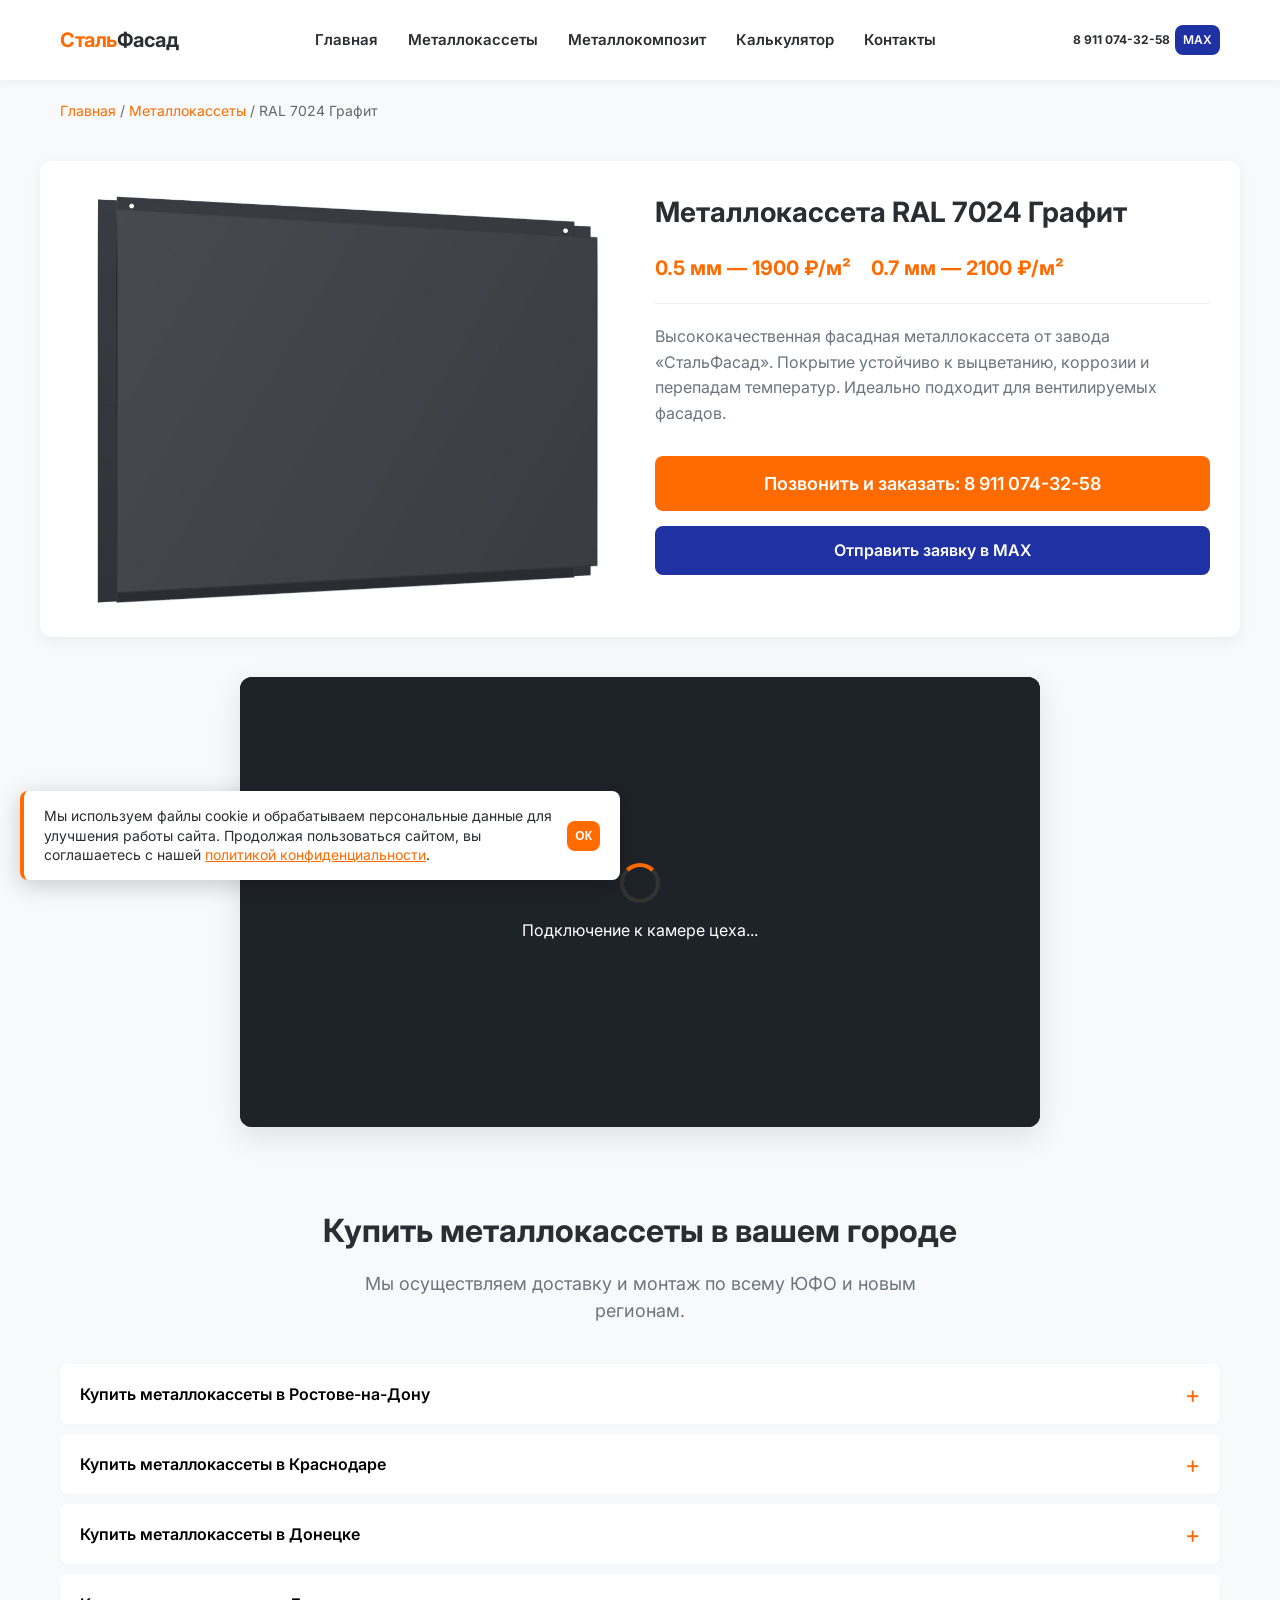
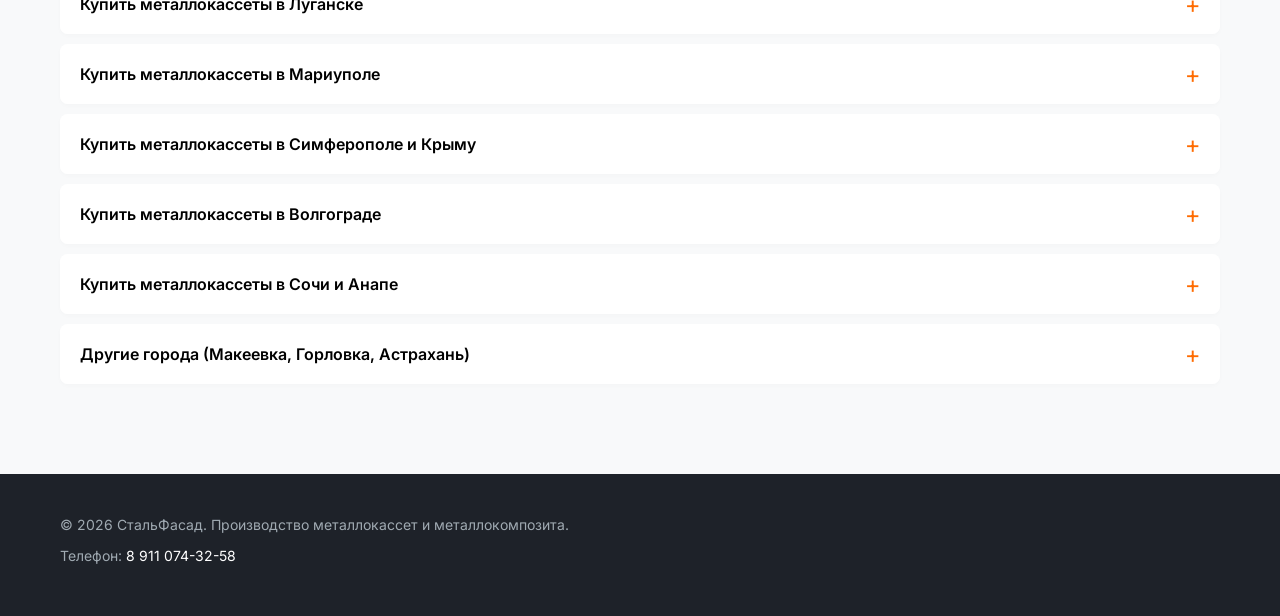
<file: kartochka-tovara.html>
<!DOCTYPE html>
<html lang="ru">
<head>
    <meta charset="UTF-8">
    <meta name="viewport" content="width=device-width, initial-scale=1.0">
    
    <!-- Уникальное SEO для этого товара -->
    <title>Металлокассета RAL 7024 Графит — купить от производителя | СтальФасад</title>
        <!-- Иконка сайта (Favicon) в виде буквы С на оранжевом фоне -->
    <link rel="icon" href="data:image/svg+xml,<svg xmlns='http://www.w3.org/2000/svg' viewBox='0 0 100 100'><rect width='100' height='100' rx='20' fill='%23ff6b00'/><text x='50%' y='55%' font-size='60' font-family='Arial' font-weight='bold' fill='white' dominant-baseline='middle' text-anchor='middle'>С</text></svg>">
    <meta name="description" content="Фасадная металлокассета RAL 7024 (Графит) от завода. Толщина 0.5 и 0.7 мм. Цены от 1900 руб. Быстрый расчёт, доставка по ЮФО и новым регионам.">
    
    <link rel="preconnect" href="https://fonts.googleapis.com">
    <link rel="preconnect" href="https://fonts.gstatic.com" crossorigin>
    <link href="https://fonts.googleapis.com/css2?family=Inter:wght@400;600;700&display=swap" rel="stylesheet">
    
    <link rel="stylesheet" href="css/style.css">

    <!-- Разметка Schema.org: Карточка товара -->
    <script type="application/ld+json">
    {
      "@context": "https://schema.org",
      "@type": "Product",
      "name": "Металлокассета RAL 7024 Графит",
      "image": "https://stalfasadprom.ru/images/kasset-1.jpg",
      "description": "Фасадная металлокассета RAL 7024 Графит. Производство СтальФасад.",
      "brand": {
        "@type": "Brand",
        "name": "СтальФасад"
      },
      "offers": {
        "@type": "AggregateOffer",
        "lowPrice": "1900",
        "highPrice": "2100",
        "priceCurrency": "RUB",
        "availability": "https://schema.org/InStock"
      }
    }
    </script>
</head>
<body>

    <!-- ШАПКА САЙТА -->
    <header class="header">
        <div class="container header__container">
            <a href="index.html" class="logo"><strong>Сталь</strong>Фасад</a>
            
            <button class="burger" id="burger-btn" aria-label="Открыть меню">
                <span></span><span></span><span></span>
            </button>

            <nav class="nav" id="nav-menu">
                <a href="index.html">Главная</a>
                <a href="metallokassety.html">Металлокассеты</a>
                <a href="metallokompozit.html">Металлокомпозит</a>
                <a href="kalkulyator.html">Калькулятор</a>
                <a href="kontakty.html">Контакты</a>
            </nav>

            <div class="header__contacts">
                <a href="tel:+79110743258" class="header__phone">8 911 074-32-58</a>
                <a href="https://max.ru/u/f9LHodD0cOI8Zux1EU8oa-OBjUVv-JqytToBMHmvcf0fs-GvZWqspvid3BQ" target="_blank" class="btn btn--max btn--small">MAX</a>
            </div>
        </div>
    </header>

    <main>
        <!-- ХЛЕБНЫЕ КРОШКИ (SEO) -->
        <div class="container" style="padding-top: 20px; font-size: 14px; color: #666;">
            <a href="index.html" style="color: var(--color-accent);">Главная</a> / 
            <a href="metallokassety.html" style="color: var(--color-accent);">Металлокассеты</a> / 
            <span>RAL 7024 Графит</span>
        </div>

        <!-- КАРТОЧКА ТОВАРА -->
        <section class="single-product-section">
            <div class="container single-product-grid">
                
                <!-- Фото -->
                <div class="single-product-image">
                    <img src="images/kasset-1.jpg" alt="Металлокассета RAL 7024 Графит" class="product-img">
                </div>

                <!-- Информация -->
                <div class="single-product-info">
                    <h1 class="single-product-title">Металлокассета RAL 7024 Графит</h1>
                    
                    <div class="single-product-price">
                        <span>0.5 мм — 1900 ₽/м²</span>
                        <span>0.7 мм — 2100 ₽/м²</span>
                    </div>

                    <p class="single-product-desc">Высококачественная фасадная металлокассета от завода «СтальФасад». Покрытие устойчиво к выцветанию, коррозии и перепадам температур. Идеально подходит для вентилируемых фасадов.</p>

                    <!-- Кнопки прямой связи -->
                    <div class="single-product-actions">
                        <a href="tel:+79110743258" class="btn btn--accent" style="width: 100%; font-size: 18px;">
                            Позвонить и заказать: 8 911 074-32-58
                        </a>
                        
                        <a href="https://max.ru/u/f9LHodD0cOI8Zux1EU8oa-OBjUVv-JqytToBMHmvcf0fs-GvZWqspvid3BQ" target="_blank" class="btn btn--max" style="width: 100%;">
                            Отправить заявку в MAX
                        </a>
                    </div>
                </div>

            </div>
        </section>

                      <div class="camera-container" style="position: relative; aspect-ratio: 16 / 9; max-width: 800px; margin: 0 auto; background-color: #1e2229; border-radius: 12px; overflow: hidden; box-shadow: 0 10px 30px rgba(0,0,0,0.1);">
                    
                    <!-- Лоадер -->
                    <div id="camera-loading" class="camera-loading" style="position: absolute; z-index: 10; background: #1e2229; width: 100%; height: 100%; display: flex; flex-direction: column; align-items: center; justify-content: center;">
                        <div class="camera-spinner" style="border: 4px solid #333; border-top: 4px solid #ff6b00; border-radius: 50%; width: 40px; height: 40px; animation: spin 1s linear infinite; margin-bottom: 15px;"></div>
                        <span style="color: #fff;">Подключение к камере цеха...</span>
                    </div>

                    <!-- Ошибка -->
                    <div id="camera-error" class="camera-error" style="display: none; position: absolute; z-index: 10; background: #1e2229; width: 100%; height: 100%; flex-direction: column; align-items: center; justify-content: center; color: #fff;">
                        <span style="font-size: 40px; margin-bottom: 10px;">📡</span>
                        <span style="font-weight: bold; margin-bottom: 5px;">Камера временно недоступна</span>
                        <span style="color: #a0aab2; font-size: 14px; margin-bottom: 20px;">Возможно, ведутся технические работы</span>
                        <button onclick="reloadCamera()" class="btn btn--accent" style="padding: 10px 20px; min-height: 40px;">🔄 Попробовать снова</button>
                    </div>

                    <!-- Плеер -->
                    <div class="iv-embed" style="position: relative; width: 100%; height: 100%;">
                        <div class="iv-v" style="width: 100%; height: 100%;">
                            <iframe id="camera-frame" 
                                    class="iv-i" 
                                    style="width: 100%; height: 100%; position: absolute; top: 0; left: 0;"
                                    src="https://open.ivideon.com/embed/v3/100-7WH3bkqB81JILvTrf2DJwU:0/" 
                                    frameborder="0" 
                                    allow="autoplay; fullscreen; clipboard-write; picture-in-picture"
                                    onload="onCameraLoaded()"
                                    onerror="onCameraError()">
                            </iframe>
                        </div>
                        <div class="iv-b" style="display: none;">
                            <script src="https://open.ivideon.com/embed/v3/embedded.js"></script>
                        </div>
                    </div>

                    <!-- Слой затемнения и надписей поверх видео -->
                    <!-- Увеличили затемнение с 0.4 до 0.6 -->
                    <div style="position: absolute; top: 0; left: 0; width: 100%; height: 100%; background: rgba(0, 0, 0, 0.6); z-index: 5; pointer-events: none; display: flex; flex-direction: column; justify-content: space-between; padding: 20px; box-sizing: border-box;">
                        
                        <!-- Красный LIVE индикатор -->
                        <div style="display: flex; justify-content: flex-end;">
                            <div style="background: #e63946; color: #fff; padding: 6px 12px; border-radius: 4px; font-weight: bold; font-size: 14px; display: flex; align-items: center; gap: 8px; animation: pulse-red 2s infinite;">
                                <span style="display: inline-block; width: 8px; height: 8px; background: #fff; border-radius: 50%;"></span>
                                LIVE
                            </div>
                        </div>

                        <!-- Надпись Цех покраски -->
                        <div style="text-align: center; color: #fff; font-size: 18px; font-weight: 600; text-transform: uppercase; letter-spacing: 2px; text-shadow: 0 2px 4px rgba(0,0,0,0.8);">
                            Цех покраски
                        </div>
                        
                    </div>
                </div>

        <!-- SEO БЛОК: ВОПРОС-ОТВЕТ (Спойлеры по городам) -->
        <section class="faq-section">
            <div class="container">
                <h2 class="section-title">Купить металлокассеты в вашем городе</h2>
                <p class="section-subtitle">Мы осуществляем доставку и монтаж по всему ЮФО и новым регионам.</p>

                <div class="accordion-item">
                    <button class="accordion-header">Купить металлокассеты в Ростове-на-Дону</button>
                    <div class="accordion-content">
                        <p>Да, у нас есть доставка в Ростов-на-Дону. Позвоните по номеру <a href="tel:+79110743258">8 911 074-32-58</a>, и мы рассчитаем стоимость с доставкой за 10 минут.</p>
                    </div>
                </div>

                <div class="accordion-item">
                    <button class="accordion-header">Купить металлокассеты в Краснодаре</button>
                    <div class="accordion-content">
                        <p>Да, мы работаем с объектами в Краснодаре. Отгрузка происходит напрямую с завода. Точный расчёт с доставкой сделаем по телефону.</p>
                    </div>
                </div>

                <div class="accordion-item">
                    <button class="accordion-header">Купить металлокассеты в Донецке</button>
                    <div class="accordion-content">
                        <p>Да, мы поставляем материалы в Донецк. Работаем напрямую, без посредников. Свяжитесь с нами для уточнения сроков доставки.</p>
                    </div>
                </div>

                <div class="accordion-item">
                    <button class="accordion-header">Купить металлокассеты в Луганске</button>
                    <div class="accordion-content">
                        <p>Осуществляем поставки в Луганск. Прямые цены от производителя. Отправьте заявку в MAX или позвоните для расчёта.</p>
                    </div>
                </div>

                <div class="accordion-item">
                    <button class="accordion-header">Купить металлокассеты в Мариуполе</button>
                    <div class="accordion-content">
                        <p>Да, доставляем в Мариуполь и другие города ДНР. Гарантируем качество и оперативную отгрузку с завода.</p>
                    </div>
                </div>

                <div class="accordion-item">
                    <button class="accordion-header">Купить металлокассеты в Симферополе и Крыму</button>
                    <div class="accordion-content">
                        <p>Работаем с Симферополем, Севастополем, Керчью и другими городами Крыма. Доставка осуществляется напрямую.</p>
                    </div>
                </div>

                <div class="accordion-item">
                    <button class="accordion-header">Купить металлокассеты в Волгограде</button>
                    <div class="accordion-content">
                        <p>Поставляем фасадные материалы в Волгоград и Волжский. Для точного расчёта свяжитесь с нашим менеджером.</p>
                    </div>
                </div>

                <div class="accordion-item">
                    <button class="accordion-header">Купить металлокассеты в Сочи и Анапе</button>
                    <div class="accordion-content">
                        <p>Осуществляем доставку на юг: Сочи, Анапа, Новороссийск, Геленджик. Учитываем логистику для вашего объекта.</p>
                    </div>
                </div>

                <div class="accordion-item">
                    <button class="accordion-header">Другие города (Макеевка, Горловка, Астрахань)</button>
                    <div class="accordion-content">
                        <p>Мы доставляем в Макеевку, Горловку, Астрахань, Элисту и другие города. Уточняйте условия по телефону <a href="tel:+79110743258">8 911 074-32-58</a>.</p>
                    </div>
                </div>

            </div>
        </section>
    </main>

    <!-- ПОДВАЛ -->
    <footer class="footer">
        <div class="container">
            <p>&copy; 2026 СтальФасад. Производство металлокассет и металлокомпозита.</p>
            <p>Телефон: <a href="tel:+79110743258">8 911 074-32-58</a></p>
        </div>
    </footer>

    <!-- ФИКСИРОВАННАЯ КНОПКА ЗВОНКА -->
    <a href="tel:+79110743258" class="mobile-call-btn">Позвонить</a>
        <!-- Всплывающее окно о персональных данных -->
    <div id="cookie-banner" class="cookie-banner">
        <div class="cookie-content">
            <p>Мы используем файлы cookie и обрабатываем персональные данные для улучшения работы сайта. Продолжая пользоваться сайтом, вы соглашаетесь с нашей <a href="policy.html">политикой конфиденциальности</a>.</p>
            <button id="cookie-accept" class="btn btn--accent btn--small">ОК</button>
        </div>
    </div>

    <script src="js/script.js"></script>
</body>
</html>
</file>
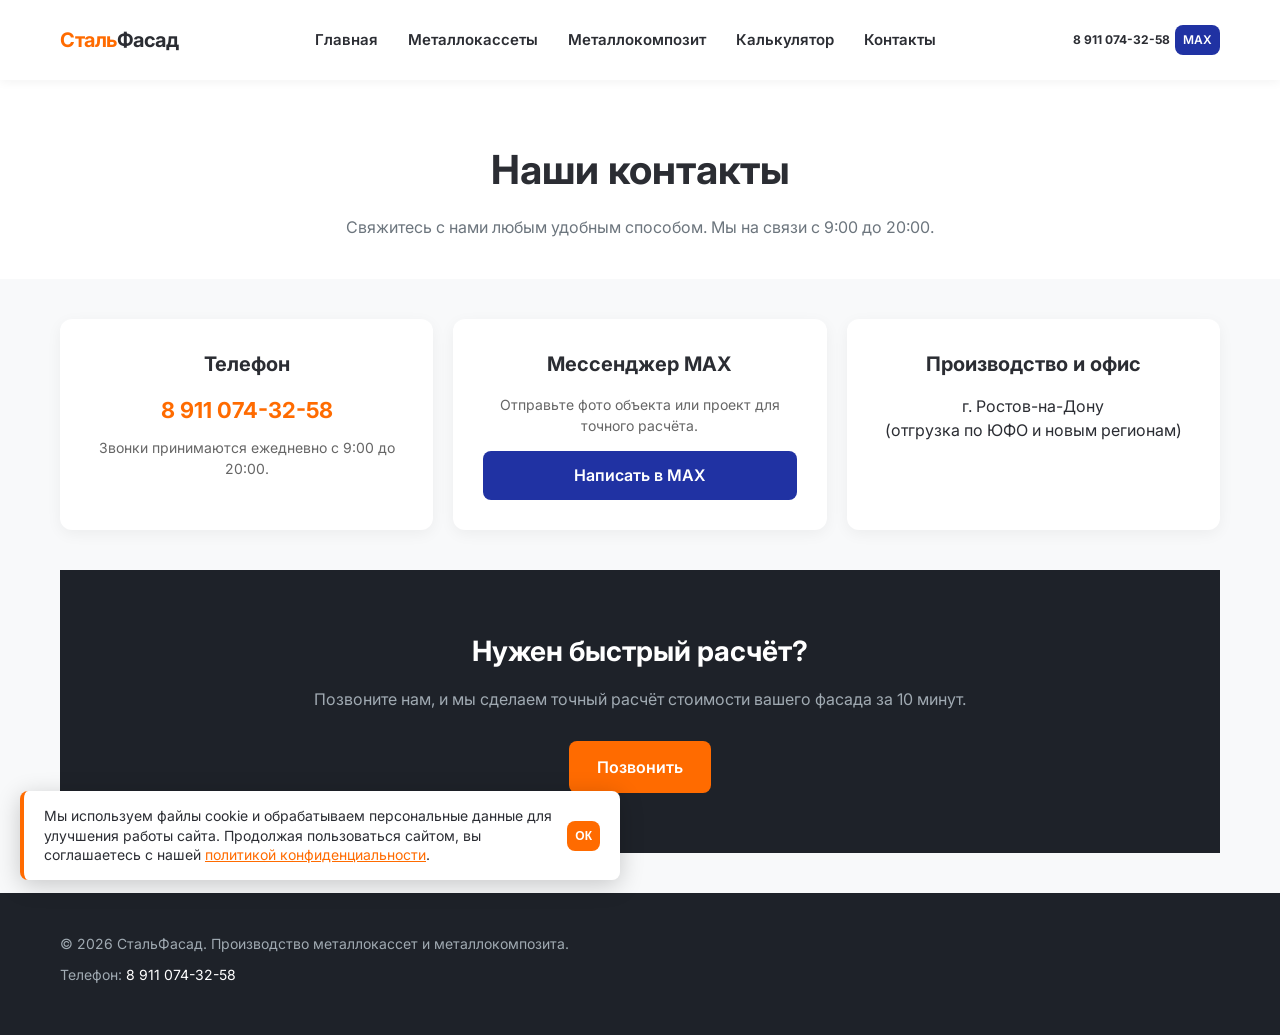
<file: kontakty.html>
<!DOCTYPE html>
<html lang="ru">
<head>
    <meta charset="UTF-8">
    <meta name="viewport" content="width=device-width, initial-scale=1.0">
    
    <title>Контакты — СтальФасад | Производство металлокассет и металлокомпозита</title>
        <!-- Иконка сайта (Favicon) в виде буквы С на оранжевом фоне -->
    <link rel="icon" href="data:image/svg+xml,<svg xmlns='http://www.w3.org/2000/svg' viewBox='0 0 100 100'><rect width='100' height='100' rx='20' fill='%23ff6b00'/><text x='50%' y='55%' font-size='60' font-family='Arial' font-weight='bold' fill='white' dominant-baseline='middle' text-anchor='middle'>С</text></svg>">
    <meta name="description" content="Контакты завода СтальФасад. Телефон 8 911 074-32-58. Отправьте заявку в MAX для расчёта и 3D-визуализации. Доставка по ЮФО и новым регионам.">
    
    <link rel="preconnect" href="https://fonts.googleapis.com">
    <link rel="preconnect" href="https://fonts.gstatic.com" crossorigin>
    <link href="https://fonts.googleapis.com/css2?family=Inter:wght@400;600;700&display=swap" rel="stylesheet">
    
    <link rel="stylesheet" href="css/style.css">
</head>
<body>

    <!-- ШАПКА САЙТА -->
        <!-- ШАПКА САЙТА -->
    <header class="header">
        <div class="container header__container">
            <a href="index.html" class="logo"><strong>Сталь</strong>Фасад</a>
            
            <button class="burger" id="burger-btn" aria-label="Открыть меню">
                <span></span>
                <span></span>
                <span></span>
            </button>

            <nav class="nav" id="nav-menu">
                <a href="index.html">Главная</a>
                <a href="metallokassety.html">Металлокассеты</a>
                <a href="metallokompozit.html">Металлокомпозит</a>
                <a href="kalkulyator.html">Калькулятор</a>
                <a href="kontakty.html">Контакты</a>
            </nav>

            <div class="header__contacts">
                <a href="tel:+79110743258" class="header__phone">8 911 074-32-58</a>
                <a href="https://max.ru/u/f9LHodD0cOI8Zux1EU8oa-OBjUVv-JqytToBMHmvcf0fs-GvZWqspvid3BQ" target="_blank" class="btn btn--max btn--small">MAX</a>
            </div>
        </div>
    </header>
    <main>
        <section class="page-header">
            <div class="container">
                <h1 class="page-title">Наши контакты</h1>
                <p class="page-subtitle">Свяжитесь с нами любым удобным способом. Мы на связи с 9:00 до 20:00.</p>
            </div>
        </section>

        <section class="contacts-section">
            <div class="container">
                <div class="contacts-grid">
                    
                    <div class="contact-card">
                        <h3>Телефон</h3>
                        <p><a href="tel:+79110743258" class="contact-link">8 911 074-32-58</a></p>
                        <p style="font-size: 14px; color: #666; margin-top: 10px;">Звонки принимаются ежедневно с 9:00 до 20:00.</p>
                    </div>

                    <div class="contact-card">
                        <h3>Мессенджер MAX</h3>
                        <p style="margin-bottom: 15px; font-size: 14px; color: #666;">Отправьте фото объекта или проект для точного расчёта.</p>
                        <a href="https://max.ru/u/f9LHodD0cOI8Zux1EU8oa-OBjUVv-JqytToBMHmvcf0fs-GvZWqspvid3BQ" target="_blank" class="btn btn--max" style="width: 100%;">Написать в MAX</a>
                    </div>

                    <div class="contact-card">
                        <h3>Производство и офис</h3>
                        <p>г. Ростов-на-Дону<br>(отгрузка по ЮФО и новым регионам)</p>
                    </div>

                </div>

                <!-- Блок с преимуществом -->
                <div class="cta-section" style="margin-top: 40px;">
                    <div class="container cta-container">
                        <h2>Нужен быстрый расчёт?</h2>
                        <p>Позвоните нам, и мы сделаем точный расчёт стоимости вашего фасада за 10 минут.</p>
                        <a href="tel:+79110743258" class="btn btn--accent">Позвонить</a>
                    </div>
                </div>

            </div>
        </section>
    </main>

    <!-- ПОДВАЛ -->
    <footer class="footer">
        <div class="container">
            <p>&copy; 2026 СтальФасад. Производство металлокассет и металлокомпозита.</p>
            <p>Телефон: <a href="tel:+79110743258">8 911 074-32-58</a></p>
        </div>
    </footer>

    <!-- ФИКСИРОВАННАЯ КНОПКА ЗВОНКА -->
    <a href="tel:+79110743258" class="mobile-call-btn">Позвонить</a>
        <!-- Всплывающее окно о персональных данных -->
    <div id="cookie-banner" class="cookie-banner">
        <div class="cookie-content">
            <p>Мы используем файлы cookie и обрабатываем персональные данные для улучшения работы сайта. Продолжая пользоваться сайтом, вы соглашаетесь с нашей <a href="policy.html">политикой конфиденциальности</a>.</p>
            <button id="cookie-accept" class="btn btn--accent btn--small">ОК</button>
        </div>
    </div>

    <script src="js/script.js"></script>
</body>
</html>
</file>
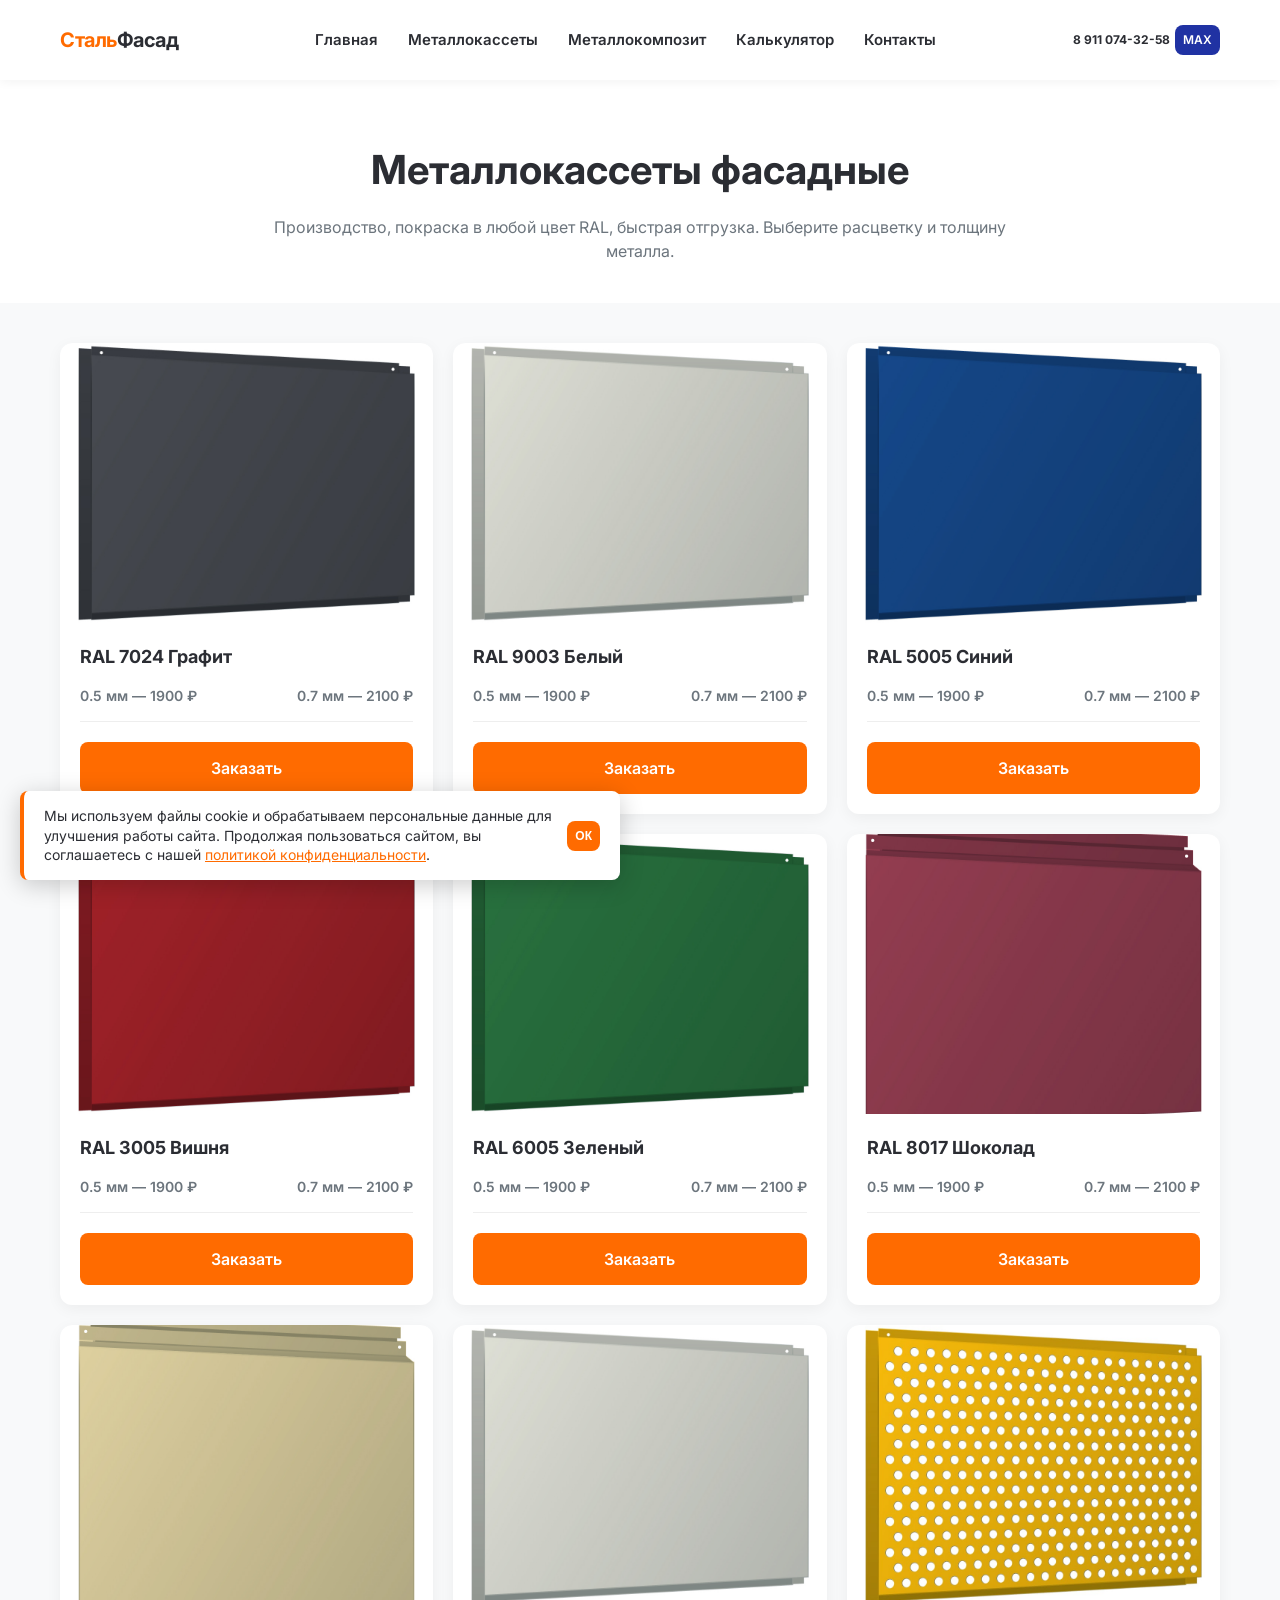
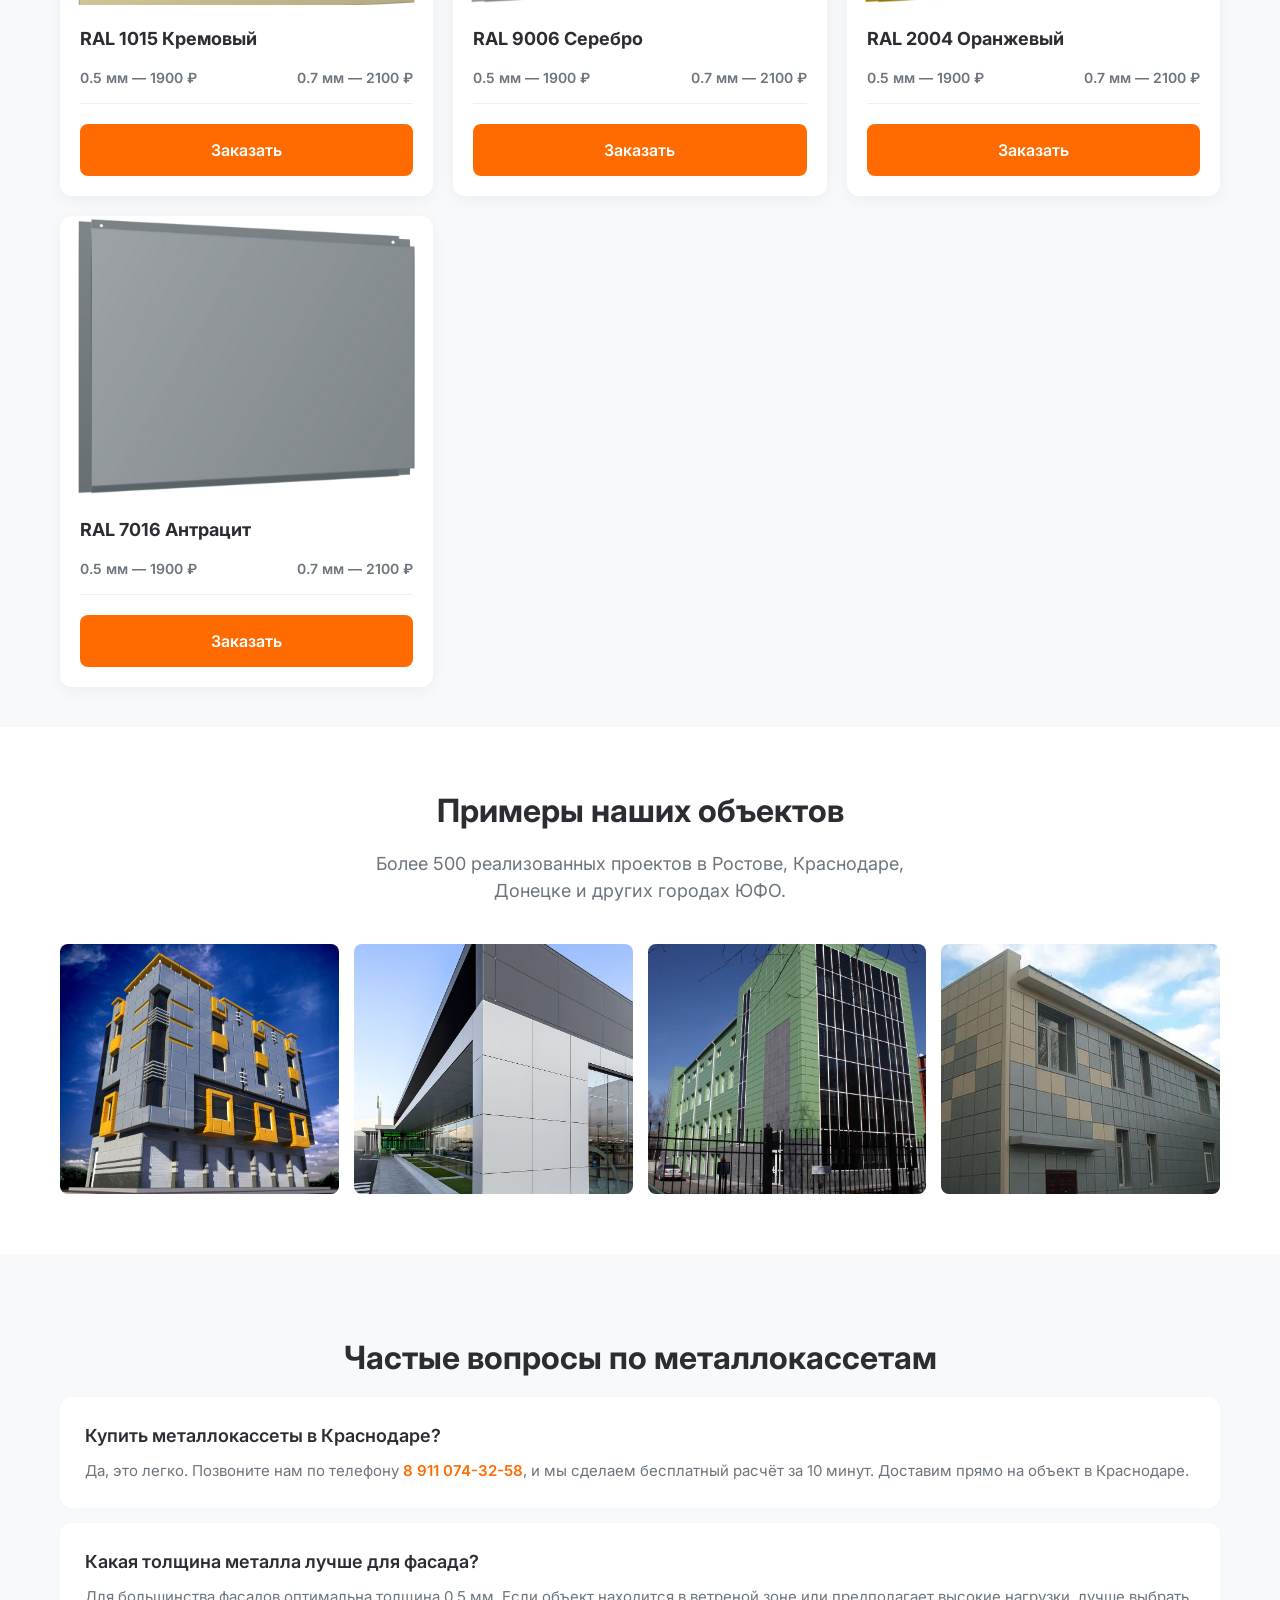
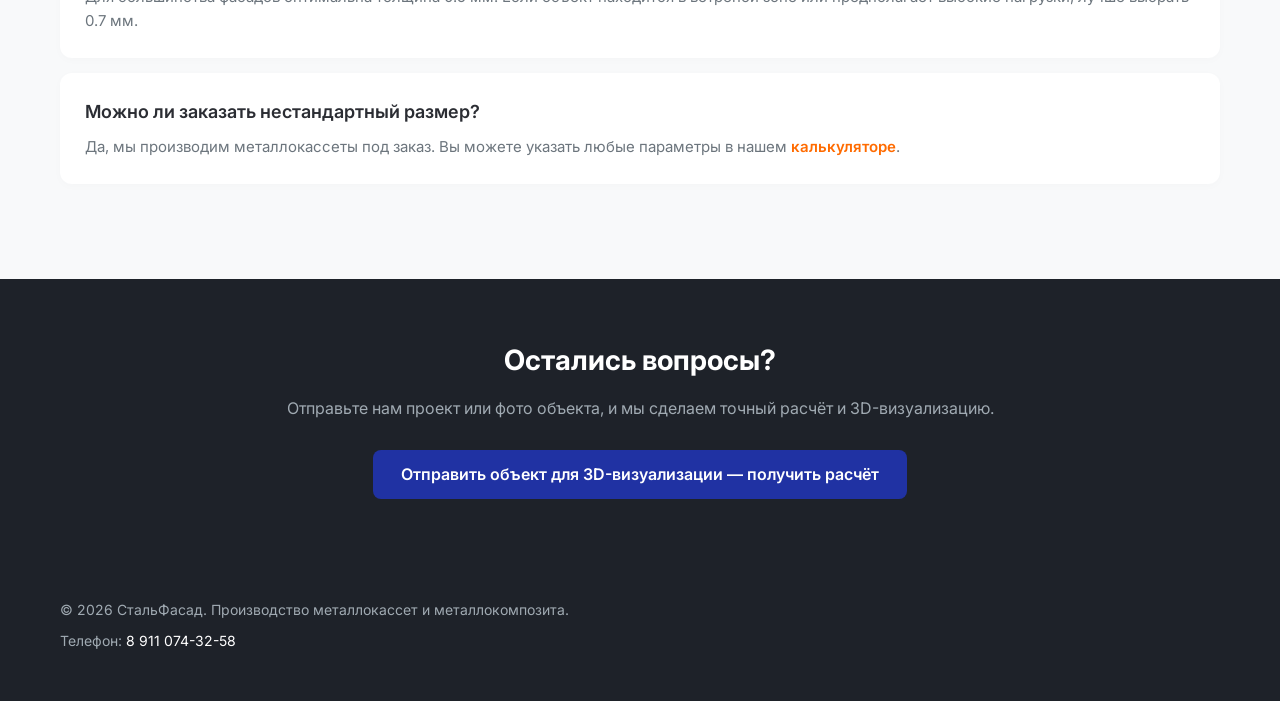
<file: metallokassety.html>
<!DOCTYPE html>
<html lang="ru">
<head>
    <meta charset="UTF-8">
    <meta name="viewport" content="width=device-width, initial-scale=1.0">
    
    <title>Фасадные металлокассеты от производителя — цены, расцветки | СтальФасад</title>
        <!-- Иконка сайта (Favicon) в виде буквы С на оранжевом фоне -->
    <link rel="icon" href="data:image/svg+xml,<svg xmlns='http://www.w3.org/2000/svg' viewBox='0 0 100 100'><rect width='100' height='100' rx='20' fill='%23ff6b00'/><text x='50%' y='55%' font-size='60' font-family='Arial' font-weight='bold' fill='white' dominant-baseline='middle' text-anchor='middle'>С</text></svg>">
    <meta name="description" content="Купить фасадные металлокассеты от завода. 10 расцветок RAL, толщина 0.5 и 0.7 мм. Цены от 1900 руб. Быстрый расчёт, доставка по ЮФО и новым регионам.">
    
    <link rel="preconnect" href="https://fonts.googleapis.com">
    <link rel="preconnect" href="https://fonts.gstatic.com" crossorigin>
    <link href="https://fonts.googleapis.com/css2?family=Inter:wght@400;600;700&display=swap" rel="stylesheet">
    
    <link rel="stylesheet" href="css/style.css">
</head>
<body>

    <header class="header">
        <div class="container header__container">
            <a href="index.html" class="logo"><strong>Сталь</strong>Фасад</a>
            
            <button class="burger" id="burger-btn" aria-label="Открыть меню">
                <span></span><span></span><span></span>
            </button>

            <nav class="nav" id="nav-menu">
                <a href="index.html">Главная</a>
                <a href="metallokassety.html">Металлокассеты</a>
                <a href="metallokompozit.html">Металлокомпозит</a>
                <a href="kalkulyator.html">Калькулятор</a>
                <a href="kontakty.html">Контакты</a>
            </nav>

            <div class="header__contacts">
                <a href="tel:+79110743258" class="header__phone">8 911 074-32-58</a>
                <a href="https://max.ru/u/f9LHodD0cOI8Zux1EU8oa-OBjUVv-JqytToBMHmvcf0fs-GvZWqspvid3BQ" target="_blank" class="btn btn--max btn--small">MAX</a>
            </div>
        </div>
    </header>

    <main>
        <section class="page-header">
            <div class="container">
                <h1 class="page-title">Металлокассеты фасадные</h1>
                <p class="page-subtitle">Производство, покраска в любой цвет RAL, быстрая отгрузка. Выберите расцветку и толщину металла.</p>
            </div>
        </section>

        <section class="catalog-section">
            <div class="container">
                <div class="catalog-grid">
                    
                    <!-- Товар 1 -->
                    <div class="product-card">
                        <div class="product-images">
                            <a href="kartochka-tovara.html"><img src="images/kasset-1.jpg" alt="Металлокассета RAL 7024 Графит" class="product-img"></a>
                        </div>
                        <div class="product-info">
                            <h3><a href="kartochka-tovara.html" style="color: inherit;">RAL 7024 Графит</a></h3>
                            <div class="product-price">
                                <span>0.5 мм — 1900 ₽</span>
                                <span>0.7 мм — 2100 ₽</span>
                            </div>
                            <a href="kalkulyator.html" class="btn btn--accent" style="width:100%;">Заказать</a>
                        </div>
                    </div>

                    <!-- Товар 2 -->
                    <div class="product-card">
                        <div class="product-images">
                            <a href="kartochka-tovara.html"><img src="images/kasset-2.jpg" alt="Металлокассета RAL 9003 Белый" class="product-img"></a>
                        </div>
                        <div class="product-info">
                            <h3><a href="kartochka-tovara.html" style="color: inherit;">RAL 9003 Белый</a></h3>
                            <div class="product-price">
                                <span>0.5 мм — 1900 ₽</span>
                                <span>0.7 мм — 2100 ₽</span>
                            </div>
                            <a href="kalkulyator.html" class="btn btn--accent" style="width:100%;">Заказать</a>
                        </div>
                    </div>

                    <!-- Товар 3 -->
                    <div class="product-card">
                        <div class="product-images">
                            <a href="kartochka-tovara.html"><img src="images/kasset-3.jpg" alt="Металлокассета RAL 5005 Синий" class="product-img"></a>
                        </div>
                        <div class="product-info">
                            <h3><a href="kartochka-tovara.html" style="color: inherit;">RAL 5005 Синий</a></h3>
                            <div class="product-price">
                                <span>0.5 мм — 1900 ₽</span>
                                <span>0.7 мм — 2100 ₽</span>
                            </div>
                            <a href="kalkulyator.html" class="btn btn--accent" style="width:100%;">Заказать</a>
                        </div>
                    </div>

                    <!-- Товар 4 -->
                    <div class="product-card">
                        <div class="product-images">
                            <a href="kartochka-tovara.html"><img src="images/kasset-4.jpg" alt="Металлокассета RAL 3005 Вишня" class="product-img"></a>
                        </div>
                        <div class="product-info">
                            <h3><a href="kartochka-tovara.html" style="color: inherit;">RAL 3005 Вишня</a></h3>
                            <div class="product-price">
                                <span>0.5 мм — 1900 ₽</span>
                                <span>0.7 мм — 2100 ₽</span>
                            </div>
                            <a href="kalkulyator.html" class="btn btn--accent" style="width:100%;">Заказать</a>
                        </div>
                    </div>

                    <!-- Товар 5 -->
                    <div class="product-card">
                        <div class="product-images">
                            <a href="kartochka-tovara.html"><img src="images/kasset-5.jpg" alt="Металлокассета RAL 6005 Зеленый" class="product-img"></a>
                        </div>
                        <div class="product-info">
                            <h3><a href="kartochka-tovara.html" style="color: inherit;">RAL 6005 Зеленый</a></h3>
                            <div class="product-price">
                                <span>0.5 мм — 1900 ₽</span>
                                <span>0.7 мм — 2100 ₽</span>
                            </div>
                            <a href="kalkulyator.html" class="btn btn--accent" style="width:100%;">Заказать</a>
                        </div>
                    </div>

                    <!-- Товар 6 -->
                    <div class="product-card">
                        <div class="product-images">
                            <a href="kartochka-tovara.html"><img src="images/kasset-6.jpg" alt="Металлокассета RAL 8017 Шоколад" class="product-img"></a>
                        </div>
                        <div class="product-info">
                            <h3><a href="kartochka-tovara.html" style="color: inherit;">RAL 8017 Шоколад</a></h3>
                            <div class="product-price">
                                <span>0.5 мм — 1900 ₽</span>
                                <span>0.7 мм — 2100 ₽</span>
                            </div>
                            <a href="kalkulyator.html" class="btn btn--accent" style="width:100%;">Заказать</a>
                        </div>
                    </div>

                    <!-- Товар 7 -->
                    <div class="product-card">
                        <div class="product-images">
                            <a href="kartochka-tovara.html"><img src="images/kasset-7.jpg" alt="Металлокассета RAL 1015 Кремовый" class="product-img"></a>
                        </div>
                        <div class="product-info">
                            <h3><a href="kartochka-tovara.html" style="color: inherit;">RAL 1015 Кремовый</a></h3>
                            <div class="product-price">
                                <span>0.5 мм — 1900 ₽</span>
                                <span>0.7 мм — 2100 ₽</span>
                            </div>
                            <a href="kalkulyator.html" class="btn btn--accent" style="width:100%;">Заказать</a>
                        </div>
                    </div>

                    <!-- Товар 8 -->
                    <div class="product-card">
                        <div class="product-images">
                            <a href="kartochka-tovara.html"><img src="images/kasset-8.jpg" alt="Металлокассета RAL 9006 Серебро" class="product-img"></a>
                        </div>
                        <div class="product-info">
                            <h3><a href="kartochka-tovara.html" style="color: inherit;">RAL 9006 Серебро</a></h3>
                            <div class="product-price">
                                <span>0.5 мм — 1900 ₽</span>
                                <span>0.7 мм — 2100 ₽</span>
                            </div>
                            <a href="kalkulyator.html" class="btn btn--accent" style="width:100%;">Заказать</a>
                        </div>
                    </div>

                    <!-- Товар 9 -->
                    <div class="product-card">
                        <div class="product-images">
                            <a href="kartochka-tovara.html"><img src="images/kasset-9.jpg" alt="Металлокассета RAL 2004 Оранжевый" class="product-img"></a>
                        </div>
                        <div class="product-info">
                            <h3><a href="kartochka-tovara.html" style="color: inherit;">RAL 2004 Оранжевый</a></h3>
                            <div class="product-price">
                                <span>0.5 мм — 1900 ₽</span>
                                <span>0.7 мм — 2100 ₽</span>
                            </div>
                            <a href="kalkulyator.html" class="btn btn--accent" style="width:100%;">Заказать</a>
                        </div>
                    </div>

                    <!-- Товар 10 -->
                    <div class="product-card">
                        <div class="product-images">
                            <a href="kartochka-tovara.html"><img src="images/kasset-10.jpg" alt="Металлокассета RAL 7016 Антрацит" class="product-img"></a>
                        </div>
                        <div class="product-info">
                            <h3><a href="kartochka-tovara.html" style="color: inherit;">RAL 7016 Антрацит</a></h3>
                            <div class="product-price">
                                <span>0.5 мм — 1900 ₽</span>
                                <span>0.7 мм — 2100 ₽</span>
                            </div>
                            <a href="kalkulyator.html" class="btn btn--accent" style="width:100%;">Заказать</a>
                        </div>
                    </div>

                </div>
            </div>
        </section>

        <section class="objects-section">
            <div class="container">
                <h2 class="section-title">Примеры наших объектов</h2>
                <p class="section-subtitle">Более 500 реализованных проектов в Ростове, Краснодаре, Донецке и других городах ЮФО.</p>
                <div class="objects-grid">
                    <img src="images/object-1.jpg" alt="Фасад из металлокассет, объект 1" class="object-img">
                    <img src="images/object-2.jpg" alt="Фасад из металлокассет, объект 2" class="object-img">
                    <img src="images/object-3.jpg" alt="Фасад из металлокассет, объект 3" class="object-img">
                    <img src="images/object-4.jpg" alt="Фасад из металлокассет, объект 4" class="object-img">
                </div>
            </div>
        </section>

        <section class="faq-section">
            <div class="container">
                <h2 class="section-title">Частые вопросы по металлокассетам</h2>
                <div class="faq-item">
                    <h3>Купить металлокассеты в Краснодаре?</h3>
                    <p>Да, это легко. Позвоните нам по телефону <a href="tel:+79110743258">8 911 074-32-58</a>, и мы сделаем бесплатный расчёт за 10 минут. Доставим прямо на объект в Краснодаре.</p>
                </div>
                <div class="faq-item">
                    <h3>Какая толщина металла лучше для фасада?</h3>
                    <p>Для большинства фасадов оптимальна толщина 0.5 мм. Если объект находится в ветреной зоне или предполагает высокие нагрузки, лучше выбрать 0.7 мм.</p>
                </div>
                <div class="faq-item">
                    <h3>Можно ли заказать нестандартный размер?</h3>
                    <p>Да, мы производим металлокассеты под заказ. Вы можете указать любые параметры в нашем <a href="kalkulyator.html">калькуляторе</a>.</p>
                </div>
            </div>
        </section>

        <section class="cta-section">
            <div class="container cta-container">
                <h2>Остались вопросы?</h2>
                <p>Отправьте нам проект или фото объекта, и мы сделаем точный расчёт и 3D-визуализацию.</p>
                <a href="https://max.ru/u/f9LHodD0cOI8Zux1EU8oa-OBjUVv-JqytToBMHmvcf0fs-GvZWqspvid3BQ" target="_blank" class="btn btn--max">Отправить объект для 3D-визуализации — получить расчёт</a>
            </div>
        </section>
    </main>

    <footer class="footer">
        <div class="container">
            <p>&copy; 2026 СтальФасад. Производство металлокассет и металлокомпозита.</p>
            <p>Телефон: <a href="tel:+79110743258">8 911 074-32-58</a></p>
        </div>
    </footer>

    <a href="tel:+79110743258" class="mobile-call-btn">Позвонить</a>
        <!-- Всплывающее окно о персональных данных -->
    <div id="cookie-banner" class="cookie-banner">
        <div class="cookie-content">
            <p>Мы используем файлы cookie и обрабатываем персональные данные для улучшения работы сайта. Продолжая пользоваться сайтом, вы соглашаетесь с нашей <a href="policy.html">политикой конфиденциальности</a>.</p>
            <button id="cookie-accept" class="btn btn--accent btn--small">ОК</button>
        </div>
    </div>
    <script src="js/script.js"></script>
</body>
</html>
</file>
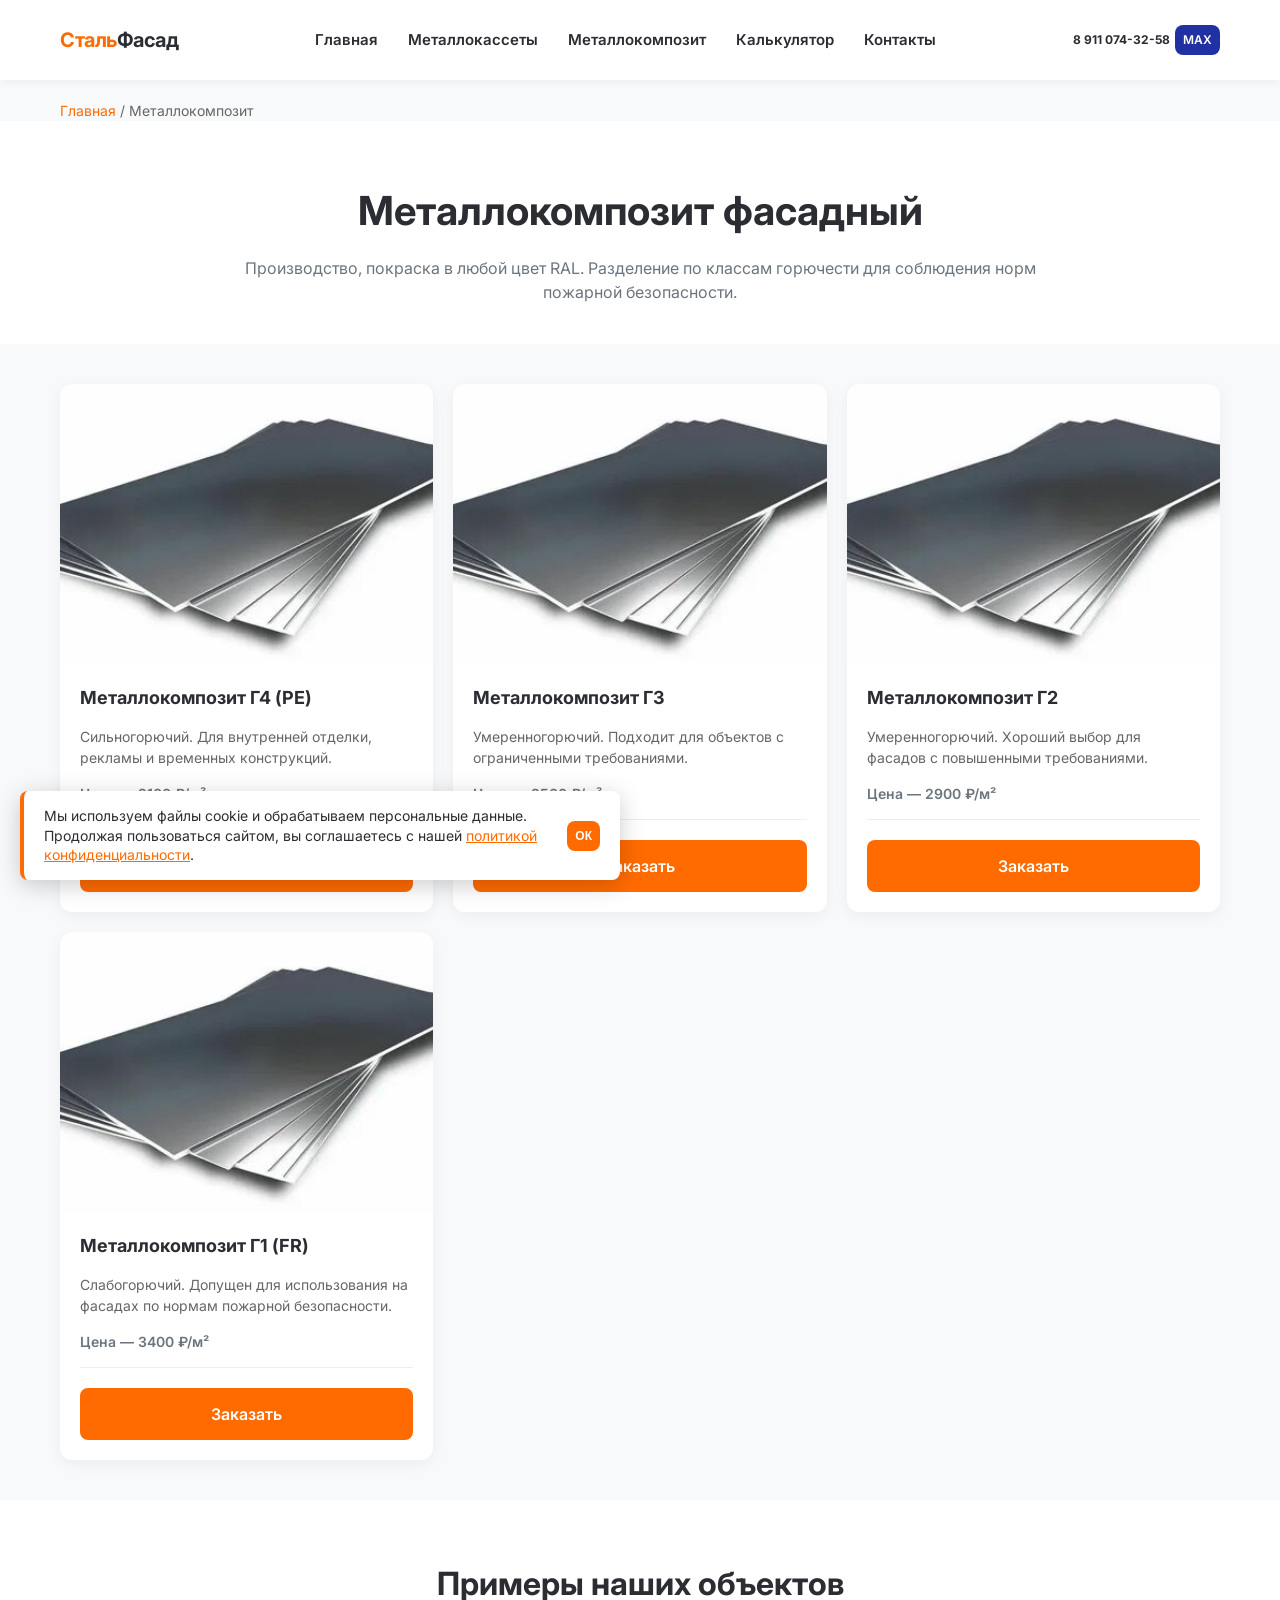
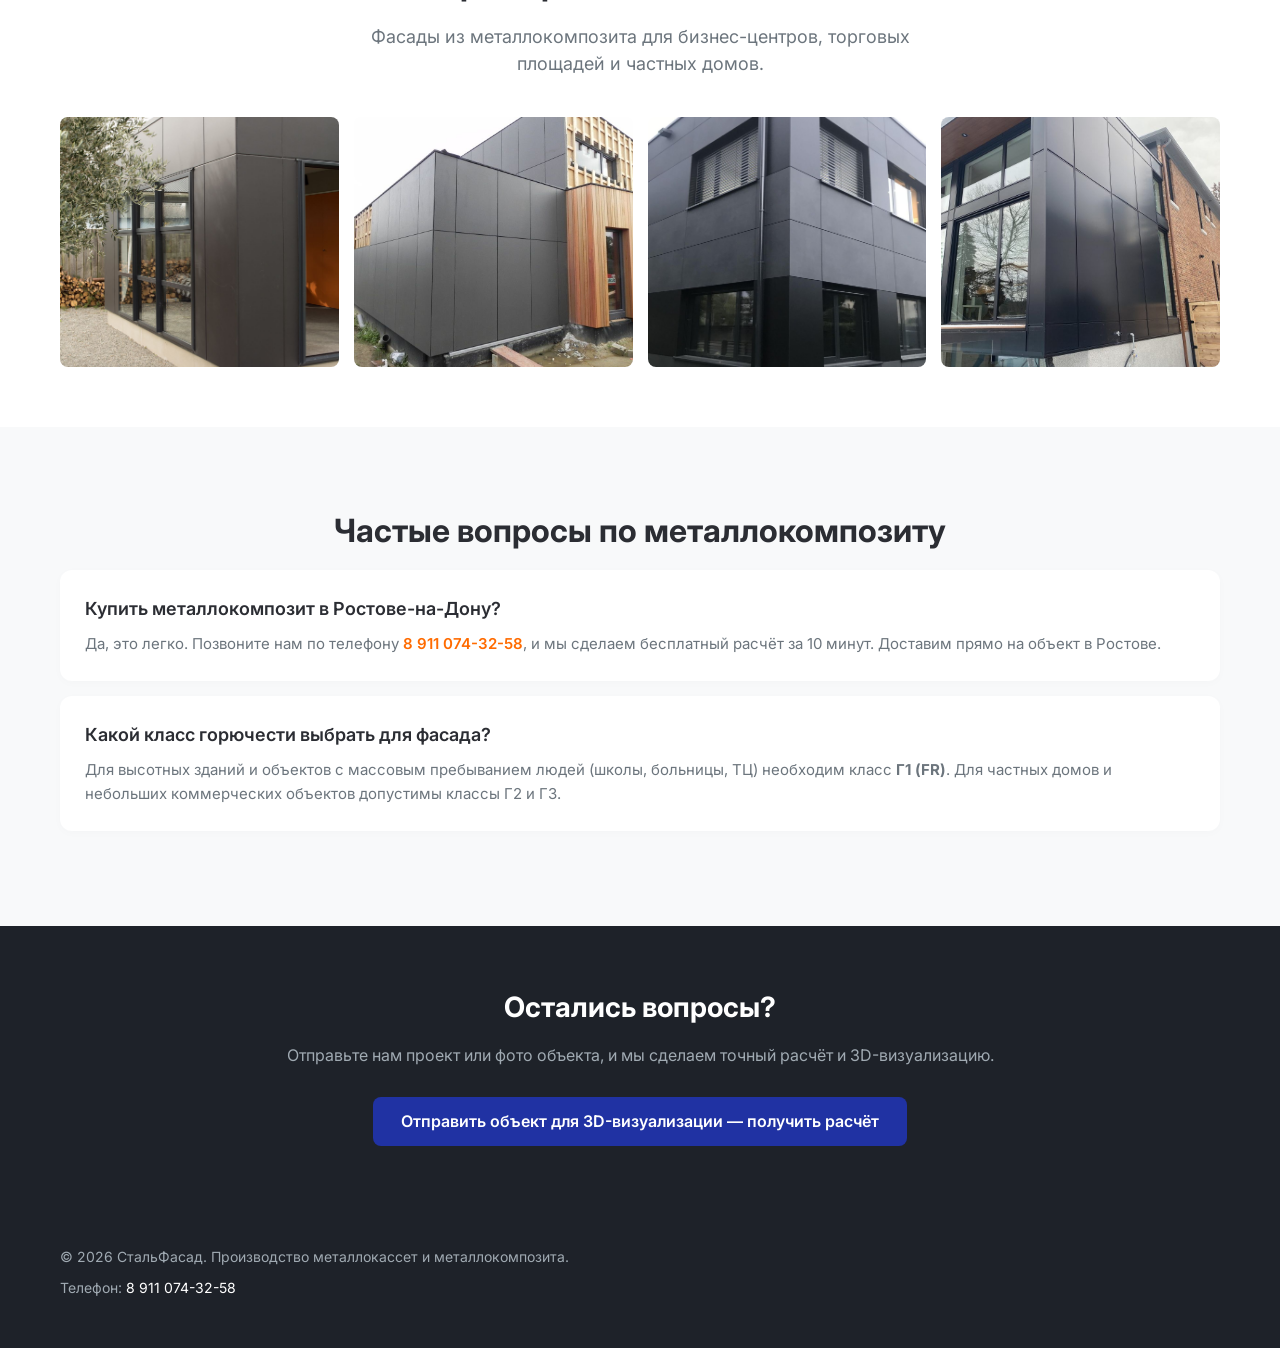
<file: metallokompozit.html>
<!DOCTYPE html>
<html lang="ru">
<head>
    <meta charset="UTF-8">
    <meta name="viewport" content="width=device-width, initial-scale=1.0">
    
    <title>Металлокомпозит от производителя — классы горючести Г1-Г4 | СтальФасад</title>
    <meta name="description" content="Купить фасадный металлокомпозит от завода. Классы горючести Г1, Г2, Г3, Г4. Цены от 2100 до 3400 руб. Быстрый расчёт, доставка по ЮФО и новым регионам.">
    
    <link rel="icon" href="data:image/svg+xml,<svg xmlns='http://www.w3.org/2000/svg' viewBox='0 0 100 100'><rect width='100' height='100' rx='20' fill='%23ff6b00'/><text x='50%' y='55%' font-size='60' font-family='Arial' font-weight='bold' fill='white' dominant-baseline='middle' text-anchor='middle'>С</text></svg>">

    <link rel="preconnect" href="https://fonts.googleapis.com">
    <link rel="preconnect" href="https://fonts.gstatic.com" crossorigin>
    <link href="https://fonts.googleapis.com/css2?family=Inter:wght@400;600;700&display=swap" rel="stylesheet">
    
    <link rel="stylesheet" href="css/style.css">
</head>
<body>

    <header class="header">
        <div class="container header__container">
            <a href="index.html" class="logo"><strong>Сталь</strong>Фасад</a>
            
            <button class="burger" id="burger-btn" aria-label="Открыть меню">
                <span></span><span></span><span></span>
            </button>

            <nav class="nav" id="nav-menu">
                <a href="index.html">Главная</a>
                <a href="metallokassety.html">Металлокассеты</a>
                <a href="metallokompozit.html">Металлокомпозит</a>
                <a href="kalkulyator.html">Калькулятор</a>
                <a href="kontakty.html">Контакты</a>
            </nav>

            <div class="header__contacts">
                <a href="tel:+79110743258" class="header__phone">8 911 074-32-58</a>
                <a href="https://max.ru/u/f9LHodD0cOI8Zux1EU8oa-OBjUVv-JqytToBMHmvcf0fs-GvZWqspvid3BQ" target="_blank" class="btn btn--max btn--small">MAX</a>
            </div>
        </div>
    </header>

    <main>
        <!-- Хлебные крошки -->
        <div class="container" style="padding-top: 20px; font-size: 14px; color: #666;">
            <a href="index.html" style="color: var(--color-accent);">Главная</a> / 
            <span>Металлокомпозит</span>
        </div>

        <!-- Заголовок -->
        <section class="page-header">
            <div class="container">
                <h1 class="page-title">Металлокомпозит фасадный</h1>
                <p class="page-subtitle">Производство, покраска в любой цвет RAL. Разделение по классам горючести для соблюдения норм пожарной безопасности.</p>
            </div>
        </section>

        <!-- КАТАЛОГ -->
        <section class="catalog-section">
            <div class="container">
                <div class="catalog-grid">
                    
                    <div class="product-card">
                        <div class="product-images">
                            <a href="kartochka-kompozit.html"><img src="images/kompozit-g4.jpg" alt="Металлокомпозит класс горючести Г4" class="product-img"></a>
                        </div>
                        <div class="product-info">
                            <h3><a href="kartochka-kompozit.html" style="color: inherit;">Металлокомпозит Г4 (PE)</a></h3>
                            <p style="font-size: 14px; color: #666; margin-bottom: 15px;">Сильногорючий. Для внутренней отделки, рекламы и временных конструкций.</p>
                            <div class="product-price"><span>Цена — 2100 ₽/м²</span></div>
                            <a href="kalkulyator.html" class="btn btn--accent" style="width:100%;">Заказать</a>
                        </div>
                    </div>

                    <div class="product-card">
                        <div class="product-images">
                            <a href="kartochka-kompozit.html"><img src="images/kompozit-g3.jpg" alt="Металлокомпозит класс горючести Г3" class="product-img"></a>
                        </div>
                        <div class="product-info">
                            <h3><a href="kartochka-kompozit.html" style="color: inherit;">Металлокомпозит Г3</a></h3>
                            <p style="font-size: 14px; color: #666; margin-bottom: 15px;">Умеренногорючий. Подходит для объектов с ограниченными требованиями.</p>
                            <div class="product-price"><span>Цена — 2500 ₽/м²</span></div>
                            <a href="kalkulyator.html" class="btn btn--accent" style="width:100%;">Заказать</a>
                        </div>
                    </div>

                    <div class="product-card">
                        <div class="product-images">
                            <a href="kartochka-kompozit.html"><img src="images/kompozit-g2.jpg" alt="Металлокомпозит класс горючести Г2" class="product-img"></a>
                        </div>
                        <div class="product-info">
                            <h3><a href="kartochka-kompozit.html" style="color: inherit;">Металлокомпозит Г2</a></h3>
                            <p style="font-size: 14px; color: #666; margin-bottom: 15px;">Умеренногорючий. Хороший выбор для фасадов с повышенными требованиями.</p>
                            <div class="product-price"><span>Цена — 2900 ₽/м²</span></div>
                            <a href="kalkulyator.html" class="btn btn--accent" style="width:100%;">Заказать</a>
                        </div>
                    </div>

                    <div class="product-card">
                        <div class="product-images">
                            <a href="kartochka-kompozit.html"><img src="images/kompozit-g1.jpg" alt="Металлокомпозит класс горючести Г1" class="product-img"></a>
                        </div>
                        <div class="product-info">
                            <h3><a href="kartochka-kompozit.html" style="color: inherit;">Металлокомпозит Г1 (FR)</a></h3>
                            <p style="font-size: 14px; color: #666; margin-bottom: 15px;">Слабогорючий. Допущен для использования на фасадах по нормам пожарной безопасности.</p>
                            <div class="product-price"><span>Цена — 3400 ₽/м²</span></div>
                            <a href="kalkulyator.html" class="btn btn--accent" style="width:100%;">Заказать</a>
                        </div>
                    </div>

                </div>
            </div>
        </section>

        <!-- ПРИМЕРЫ ОБЪЕКТОВ -->
        <section class="objects-section">
            <div class="container">
                <h2 class="section-title">Примеры наших объектов</h2>
                <p class="section-subtitle">Фасады из металлокомпозита для бизнес-центров, торговых площадей и частных домов.</p>
                <div class="objects-grid">
                    <img src="images/komp-object-1.jpg" alt="Фасад из металлокомпозита, объект 1" class="object-img">
                    <img src="images/komp-object-2.jpg" alt="Фасад из металлокомпозита, объект 2" class="object-img">
                    <img src="images/komp-object-3.jpg" alt="Фасад из металлокомпозита, объект 3" class="object-img">
                    <img src="images/komp-object-4.jpg" alt="Фасад из металлокомпозита, объект 4" class="object-img">
                </div>
            </div>
        </section>

        <!-- БЛОК ВОПРОС-ОТВЕТ -->
        <section class="faq-section">
            <div class="container">
                <h2 class="section-title">Частые вопросы по металлокомпозиту</h2>
                <div class="faq-item">
                    <h3>Купить металлокомпозит в Ростове-на-Дону?</h3>
                    <p>Да, это легко. Позвоните нам по телефону <a href="tel:+79110743258">8 911 074-32-58</a>, и мы сделаем бесплатный расчёт за 10 минут. Доставим прямо на объект в Ростове.</p>
                </div>
                <div class="faq-item">
                    <h3>Какой класс горючести выбрать для фасада?</h3>
                    <p>Для высотных зданий и объектов с массовым пребыванием людей (школы, больницы, ТЦ) необходим класс <strong>Г1 (FR)</strong>. Для частных домов и небольших коммерческих объектов допустимы классы Г2 и Г3.</p>
                </div>
            </div>
        </section>

        <!-- БЛОК С КНОПКОЙ MAX -->
        <section class="cta-section">
            <div class="container cta-container">
                <h2>Остались вопросы?</h2>
                <p>Отправьте нам проект или фото объекта, и мы сделаем точный расчёт и 3D-визуализацию.</p>
                <a href="https://max.ru/u/f9LHodD0cOI8Zux1EU8oa-OBjUVv-JqytToBMHmvcf0fs-GvZWqspvid3BQ" target="_blank" class="btn btn--max">Отправить объект для 3D-визуализации — получить расчёт</a>
            </div>
        </section>
    </main>

    <footer class="footer">
        <div class="container">
            <p>&copy; 2026 СтальФасад. Производство металлокассет и металлокомпозита.</p>
            <p>Телефон: <a href="tel:+79110743258">8 911 074-32-58</a></p>
        </div>
    </footer>

    <a href="tel:+79110743258" class="mobile-call-btn">Позвонить</a>
    
    <div id="cookie-banner" class="cookie-banner">
        <div class="cookie-content">
            <p>Мы используем файлы cookie и обрабатываем персональные данные. Продолжая пользоваться сайтом, вы соглашаетесь с нашей <a href="policy.html">политикой конфиденциальности</a>.</p>
            <button id="cookie-accept" class="btn btn--accent btn--small">ОК</button>
        </div>
    </div>

    <script src="js/script.js"></script>
</body>
</html>
</file>
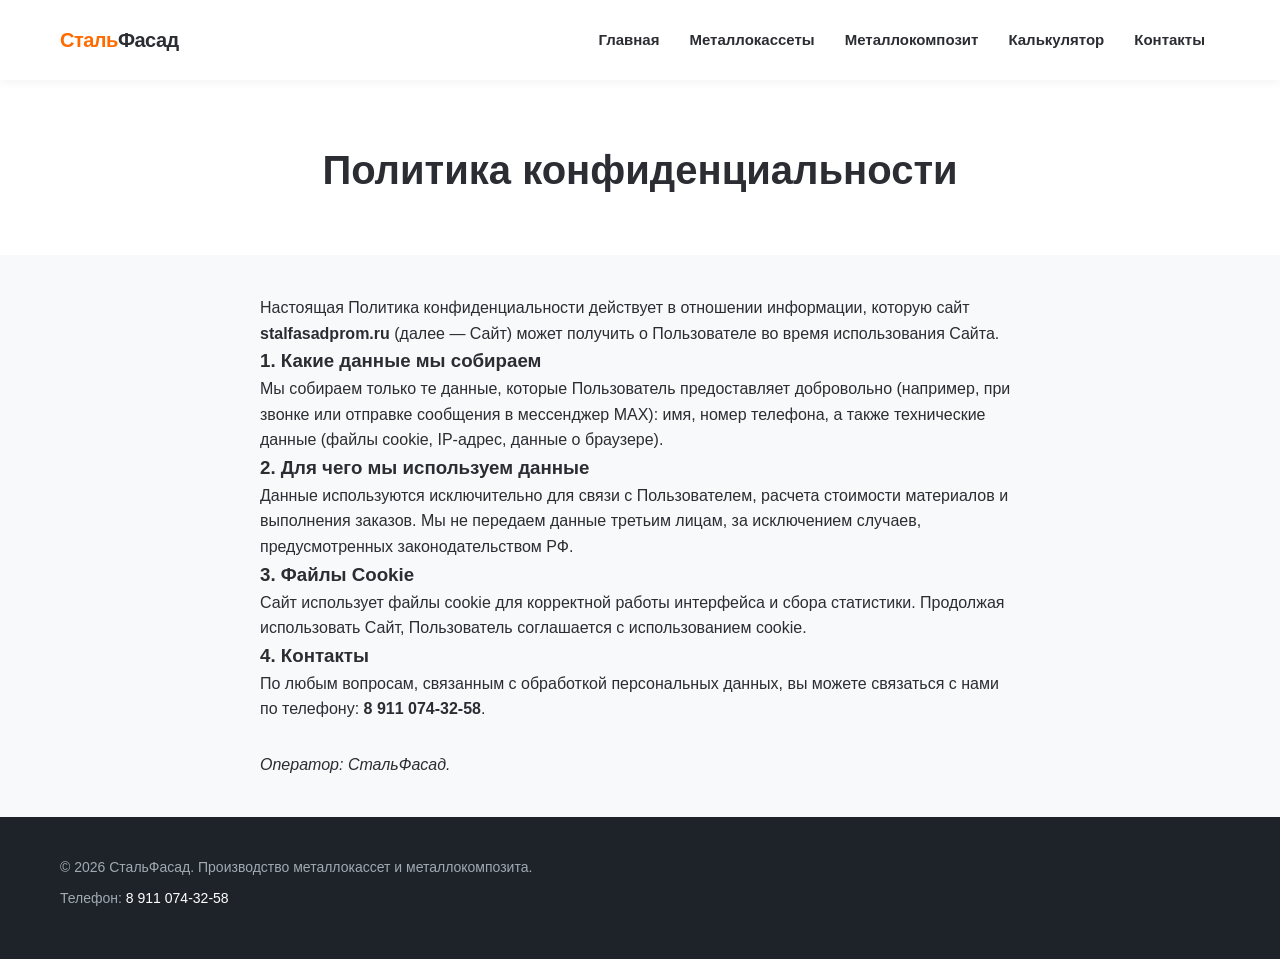
<file: policy.html>
<!DOCTYPE html>
<html lang="ru">
<head>
    <meta charset="UTF-8">
    <meta name="viewport" content="width=device-width, initial-scale=1.0">
    <title>Политика конфиденциальности — СтальФасад</title>
    <meta name="description" content="Политика обработки персональных данных сайта stalfasadprom.ru">
    <link rel="stylesheet" href="css/style.css">
</head>
<body>

    <header class="header">
        <div class="container header__container">
            <a href="index.html" class="logo"><strong>Сталь</strong>Фасад</a>
            <button class="burger" id="burger-btn" aria-label="Открыть меню"><span></span><span></span><span></span></button>
            <nav class="nav" id="nav-menu">
                <a href="index.html">Главная</a>
                <a href="metallokassety.html">Металлокассеты</a>
                <a href="metallokompozit.html">Металлокомпозит</a>
                <a href="kalkulyator.html">Калькулятор</a>
                <a href="kontakty.html">Контакты</a>
            </nav>
        </div>
    </header>

    <main>
        <section class="page-header">
            <div class="container">
                <h1 class="page-title">Политика конфиденциальности</h1>
            </div>
        </section>

        <section class="container" style="padding: 40px 20px; max-width: 800px; line-height: 1.6;">
            <p>Настоящая Политика конфиденциальности действует в отношении информации, которую сайт <strong>stalfasadprom.ru</strong> (далее — Сайт) может получить о Пользователе во время использования Сайта.</p>

            <h3>1. Какие данные мы собираем</h3>
            <p>Мы собираем только те данные, которые Пользователь предоставляет добровольно (например, при звонке или отправке сообщения в мессенджер MAX): имя, номер телефона, а также технические данные (файлы cookie, IP-адрес, данные о браузере).</p>

            <h3>2. Для чего мы используем данные</h3>
            <p>Данные используются исключительно для связи с Пользователем, расчета стоимости материалов и выполнения заказов. Мы не передаем данные третьим лицам, за исключением случаев, предусмотренных законодательством РФ.</p>

            <h3>3. Файлы Cookie</h3>
            <p>Сайт использует файлы cookie для корректной работы интерфейса и сбора статистики. Продолжая использовать Сайт, Пользователь соглашается с использованием cookie.</p>

            <h3>4. Контакты</h3>
            <p>По любым вопросам, связанным с обработкой персональных данных, вы можете связаться с нами по телефону: <strong>8 911 074-32-58</strong>.</p>
            
            <p style="margin-top: 30px;"><em>Оператор: СтальФасад.</em></p>
        </section>
    </main>

    <footer class="footer">
        <div class="container">
            <p>&copy; 2026 СтальФасад. Производство металлокассет и металлокомпозита.</p>
            <p>Телефон: <a href="tel:+79110743258">8 911 074-32-58</a></p>
        </div>
    </footer>

    <!-- Баннер тут не нужен, так как это уже страница с правилами -->
    <a href="tel:+79110743258" class="mobile-call-btn">Позвонить</a>
    <script src="js/script.js"></script>
</body>
</html>
</file>
<file: css/style.css>
/* ================= БАЗОВЫЕ НАСТРОЙКИ ================= */
:root {
    --color-bg: #f8f9fa;        
    --color-surface: #ffffff;   
    --color-text: #2b2d33;      
    --color-text-light: #6c757d;
    --color-accent: #ff6b00;    /* Оранжевый для CTA */
    --color-accent-hover: #e66000;
    --color-dark: #1e2229;      
    --color-max: #2032a3;       /* Синий с фиолетовым подтоном */
    --color-max-hover: #182780;
    --container-width: 1200px;
}

* {
    margin: 0;
    padding: 0;
    box-sizing: border-box;
}

body {
    font-family: 'Inter', sans-serif;
    background-color: var(--color-bg);
    color: var(--color-text);
    line-height: 1.5;
    -webkit-font-smoothing: antialiased;
    padding-bottom: 70px; 
}
/* Добавляем перенос текста для длинных кнопок */
.btn--max {
    white-space: normal;
    text-align: center;
    line-height: 1.3;
    padding: 12px 20px;
}

a {
    text-decoration: none;
    color: inherit;
    transition: color 0.3s ease;
}

img {
    max-width: 100%;
    height: auto;
    display: block;
}

/* ================= КОНТЕЙНЕР ================= */
.container {
    width: 100%;
    max-width: var(--container-width);
    margin: 0 auto;
    padding: 0 20px;
}

/* ================= КНОПКИ ================= */
.btn {
    display: inline-flex;
    align-items: center;
    justify-content: center;
    padding: 14px 28px;
    font-size: 16px;
    font-weight: 600;
    border-radius: 8px;
    border: none;
    cursor: pointer;
    transition: all 0.3s ease;
    text-align: center;
    min-height: 48px; 
}

.btn--accent {
    background-color: var(--color-accent);
    color: #fff;
}

.btn--accent:hover {
    background-color: var(--color-accent-hover);
    transform: translateY(-2px);
}

.btn--max {
    background-color: var(--color-max);
    color: #fff;
}

.btn--max:hover {
    background-color: var(--color-max-hover);
    transform: translateY(-2px);
}

    .btn--small {
        padding: 6px 8px;
        font-size: 12px;
        min-height: 30px;
        flex-shrink: 0; /* Запрещаем кнопке сжиматься */
    }

/* ================= ШАПКА ================= */
.header {
    background-color: var(--color-surface);
    box-shadow: 0 2px 10px rgba(0,0,0,0.05);
    position: sticky;
    top: 0;
    z-index: 100;
}

.header__container {
    display: flex;
    justify-content: space-between;
    align-items: center;
    height: 80px;
}

.logo {
    font-size: 24px;
    font-weight: 700;
    color: var(--color-text);
    letter-spacing: -0.5px;
}

.logo strong {
    color: var(--color-accent);
}

.nav {
    display: none; 
}

.nav a {
    font-weight: 600;
    font-size: 15px;
    margin: 0 15px;
}

.nav a:hover {
    color: var(--color-accent);
}

.header__contacts {
    display: flex;
    align-items: center;
    gap: 15px;
}

.header__phone {
    font-weight: 700;
    font-size: 16px;
    color: var(--color-text);
}

.header__phone:hover {
    color: var(--color-accent);
}

/* ================= ОБЩИЕ СТИЛИ ДЛЯ СЕКЦИЙ ================= */
.section-title {
    font-size: 32px;
    font-weight: 700;
    text-align: center;
    margin-bottom: 15px;
    color: var(--color-text);
}

.section-subtitle {
    font-size: 18px;
    color: var(--color-text-light);
    text-align: center;
    margin-bottom: 40px;
    max-width: 600px;
    margin-left: auto;
    margin-right: auto;
}

/* ================= ГЛАВНЫЙ ЭКРАН (HERO) ================= */
.hero {
    background-color: var(--color-surface);
    padding: 80px 0;
    border-bottom: 1px solid #eee;
}

.hero__container {
    display: flex;
    flex-direction: column;
    align-items: center;
    text-align: center;
}

.hero h1 {
    font-size: 36px;
    font-weight: 700;
    line-height: 1.2;
    margin-bottom: 20px;
    max-width: 900px;
}

.hero__subtitle {
    font-size: 18px;
    color: var(--color-text-light);
    margin-bottom: 40px;
    max-width: 700px;
}

.hero__actions {
    display: flex;
    flex-direction: column;
    gap: 15px;
    width: 100%;
    max-width: 400px;
}

/* ================= БЛОК КАМЕРЫ ================= */
.camera-section {
    padding: 80px 0;
    background-color: var(--color-bg);
}

.camera-container {
    background-color: var(--color-dark);
    border-radius: 12px;
    overflow: hidden;
    position: relative;
    aspect-ratio: 16 / 9;
    display: flex;
    justify-content: center;
    align-items: center;
    box-shadow: 0 10px 30px rgba(0,0,0,0.1);
}

.camera-placeholder {
    text-align: center;
    color: #fff;
    padding: 20px;
}

.camera-placeholder p {
    font-size: 20px;
    font-weight: 600;
    margin-bottom: 5px;
}

.camera-placeholder span {
    font-size: 14px;
    color: #a0aab2;
}

/* ================= ПРЕИМУЩЕСТВА ================= */
.features {
    padding: 80px 0;
    background-color: var(--color-surface);
}

.features__grid {
    display: grid;
    grid-template-columns: 1fr;
    gap: 20px;
}

.feature-card {
    background-color: var(--color-bg);
    padding: 30px;
    border-radius: 12px;
    border-left: 4px solid var(--color-accent);
    transition: transform 0.3s ease, box-shadow 0.3s ease;
}

.feature-card:hover {
    transform: translateY(-5px);
    box-shadow: 0 10px 20px rgba(0,0,0,0.05);
}

.feature-card h3 {
    font-size: 20px;
    margin-bottom: 10px;
    color: var(--color-text);
}

.feature-card p {
    color: var(--color-text-light);
    font-size: 15px;
}

/* ================= FAQ ================= */
.faq-section {
    padding: 80px 0;
    background-color: var(--color-bg);
}

.faq-item {
    background-color: var(--color-surface);
    padding: 25px;
    border-radius: 12px;
    margin-bottom: 15px;
    box-shadow: 0 2px 10px rgba(0,0,0,0.02);
}

.faq-item h3 {
    font-size: 18px;
    font-weight: 600;
    margin-bottom: 10px;
    color: var(--color-text);
}

.faq-item p {
    color: var(--color-text-light);
    font-size: 15px;
    line-height: 1.6;
}

.faq-item a {
    color: var(--color-accent);
    font-weight: 600;
}

.faq-item a:hover {
    text-decoration: underline;
}

/* ================= ПОДВАЛ ================= */
.footer {
    background-color: var(--color-dark);
    color: #a0aab2;
    padding: 40px 0;
    font-size: 14px;
}

.footer a {
    color: #fff;
}

.footer a:hover {
    color: var(--color-accent);
}

.footer p {
    margin-bottom: 10px;
}

/* ================= МОБИЛЬНАЯ КНОПКА ЗВОНКА ================= */
.mobile-call-btn {
    display: flex;
    position: fixed;
    bottom: 0;
    left: 0;
    width: 100%;
    height: 60px;
    background-color: var(--color-accent);
    color: #fff;
    justify-content: center;
    align-items: center;
    font-weight: 700;
    font-size: 18px;
    z-index: 999;
    box-shadow: 0 -2px 10px rgba(0,0,0,0.1);
}
/* ================= ИСПРАВЛЕНИЯ ДЛЯ МОБИЛОК ================= */
@media (max-width: 767px) {
    .header__container {
        flex-wrap: nowrap; 
        gap: 10px;
    }
    
    .header__phone {
        font-size: 13px; /* Уменьшаем шрифт телефона */
        white-space: nowrap;
    }

    .header__contacts {
        gap: 8px;
    }

    .btn--small {
        padding: 6px 10px;
        font-size: 12px;
        min-height: 30px;
    }

    .hero h1 {
        font-size: 28px; /* Уменьшаем заголовок, чтобы не резался */
        padding: 0 10px;
    }
    
    .hero__subtitle {
        font-size: 16px;
        padding: 0 10px;
    }
    
    .hero__actions .btn {
        font-size: 14px; /* Текст в кнопках чуть мельче */
    }
}

/* ================= АДАПТИВ (ПЛАНШЕТЫ И ДЕСКТОП) ================= */
@media (min-width: 768px) {
    .nav {
        display: flex; 
    }
    
    .mobile-call-btn {
        display: none; 
    }
    
    body {
        padding-bottom: 0; 
    }

    .hero__actions {
        flex-direction: row;
        max-width: none;
        justify-content: center;
    }

    .hero h1 {
        font-size: 48px;
    }

    .features__grid {
        grid-template-columns: repeat(2, 1fr);
    }
}

@media (min-width: 1024px) {
    .features__grid {
        grid-template-columns: repeat(4, 1fr);
    }
}
    .logo {
        font-size: 20px; /* Уменьшаем логотип на мобилке */
    }

    .header__phone {
        font-size: 12px; /* Чуть уменьшаем телефон */
        white-space: nowrap;
        text-overflow: ellipsis;
        overflow: hidden; /* Если совсем не влезает, будут точки */
    }
    
    .header__contacts {
        gap: 5px; /* Уменьшаем расстояние между телефоном и кнопкой */
    }
    /* ================= СТРАНИЦА КАТАЛОГА (МЕТАЛЛОКАССЕТЫ) ================= */
.page-header {
    padding: 60px 0 40px;
    background-color: var(--color-surface);
    text-align: center;
}

.page-title {
    font-size: 32px;
    font-weight: 700;
    margin-bottom: 15px;
}

.page-subtitle {
    font-size: 16px;
    color: var(--color-text-light);
    max-width: 800px;
    margin: 0 auto;
}

.catalog-section {
    padding: 40px 0;
}

.catalog-grid {
    display: grid;
    grid-template-columns: 1fr; /* На мобилке карточки друг под другом */
    gap: 20px;
}

.product-card {
    background-color: var(--color-surface);
    border-radius: 12px;
    overflow: hidden;
    box-shadow: 0 4px 15px rgba(0,0,0,0.05);
    display: flex;
    flex-direction: column;
}

/* ФОТО ПАРАМИ В РЯД (Даже на мобилке) */
/* БЛОК С ОДНИМ ФОТО */
.product-images {
    width: 100%;
    aspect-ratio: 4 / 3; /* Пропорции для одного фото (чуть выше, чем 16:9) */
    background-color: #e9ecef;
    overflow: hidden;
}

.product-img {
    width: 100%;
    height: 100%;
    object-fit: cover; /* Фото заполняет весь блок без искажений */
}

.product-info {
    padding: 20px;
    display: flex;
    flex-direction: column;
    flex-grow: 1;
}

.product-info h3 {
    font-size: 18px;
    margin-bottom: 15px;
    font-weight: 700;
}

.product-price {
    display: flex;
    justify-content: space-between;
    margin-bottom: 20px;
    padding-bottom: 15px;
    border-bottom: 1px solid #eee;
    font-weight: 600;
    color: var(--color-text-light);
    font-size: 14px;
}

/* ПРИМЕРЫ ОБЪЕКТОВ */
.objects-section {
    padding: 60px 0;
    background-color: var(--color-surface);
}

.objects-grid {
    display: grid;
    grid-template-columns: 1fr;
    gap: 15px;
}

.object-img {
    width: 100%;
    height: 250px;
    object-fit: cover;
    border-radius: 8px;
    background-color: #e9ecef;
}

/* БЛОК CTA С КНОПКОЙ MAX */
.cta-section {
    padding: 60px 0;
    background-color: var(--color-dark);
    color: #fff;
    text-align: center;
}

.cta-container h2 {
    font-size: 28px;
    margin-bottom: 15px;
}

.cta-container p {
    color: #a0aab2;
    margin-bottom: 30px;
    font-size: 16px;
}

/* ================= АДАПТИВ ДЛЯ КАТАЛОГА (ПЛАНШЕТЫ/ДЕСКТОП) ================= */
@media (min-width: 768px) {
    .page-title { font-size: 40px; }
    .catalog-grid { grid-template-columns: repeat(2, 1fr); } /* Две карточки в ряд */
    .objects-grid { grid-template-columns: repeat(2, 1fr); } /* Два объекта в ряд */
}

@media (min-width: 1024px) {
    .catalog-grid { grid-template-columns: repeat(3, 1fr); } /* Три карточки в ряд */
    .objects-grid { grid-template-columns: repeat(4, 1fr); } /* Четыре объекта в ряд */
}
/* ================= КАЛЬКУЛЯТОР ================= */
.calc-section {
    padding: 40px 0;
}

.calc-box {
    background-color: var(--color-surface);
    padding: 30px;
    border-radius: 12px;
    box-shadow: 0 10px 30px rgba(0,0,0,0.05);
    max-width: 600px;
    margin: 0 auto;
}

.calc-group {
    margin-bottom: 20px;
    display: flex;
    flex-direction: column;
}

.calc-row {
    display: grid;
    grid-template-columns: 1fr 1fr;
    gap: 15px;
}

.calc-group label {
    font-size: 14px;
    font-weight: 600;
    margin-bottom: 8px;
    color: var(--color-text);
}

.calc-group select,
.calc-group input {
    padding: 14px;
    font-size: 16px;
    border: 1px solid #ccc;
    border-radius: 8px;
    font-family: inherit;
    background-color: var(--color-bg);
    outline: none;
    transition: border-color 0.3s;
}

.calc-group select:focus,
.calc-group input:focus {
    border-color: var(--color-accent);
}

.calc-result {
    margin: 30px 0;
    text-align: center;
    padding: 20px;
    background-color: var(--color-bg);
    border-radius: 8px;
    border-left: 4px solid var(--color-accent);
}

.calc-result p {
    font-size: 16px;
    color: var(--color-text-light);
    margin-bottom: 5px;
}

.calc-result h2 {
    font-size: 36px;
    color: var(--color-text);
    font-weight: 700;
}

.calc-actions {
    display: flex;
    flex-direction: column;
    gap: 15px;
}
/* ================= КОНТАКТЫ ================= */
.contacts-section {
    padding: 40px 0;
}

.contacts-grid {
    display: grid;
    grid-template-columns: 1fr;
    gap: 20px;
}

.contact-card {
    background-color: var(--color-surface);
    padding: 30px;
    border-radius: 12px;
    box-shadow: 0 4px 15px rgba(0,0,0,0.05);
    text-align: center;
}

.contact-card h3 {
    font-size: 20px;
    margin-bottom: 15px;
    color: var(--color-text);
}

.contact-card p {
    font-size: 16px;
    margin-bottom: 10px;
}

.contact-link {
    font-size: 22px;
    font-weight: 700;
    color: var(--color-accent);
}

.contact-link:hover {
    text-decoration: underline;
}

/* Адаптив для контактов */
@media (min-width: 768px) {
    .contacts-grid {
        grid-template-columns: repeat(3, 1fr); /* 3 карточки в ряд на десктопе */
    }
}
/* ================= БУРГЕР-МЕНЮ ================= */
.burger {
    display: flex;
    flex-direction: column;
    justify-content: space-around;
    width: 30px;
    height: 24px;
    background: transparent;
    border: none;
    cursor: pointer;
    padding: 0;
    z-index: 101;
}

.burger span {
    width: 100%;
    height: 3px;
    background-color: var(--color-text);
    border-radius: 2px;
    transition: all 0.3s linear;
}

/* Анимация превращения в крестик */
.burger.active span:nth-child(1) {
    transform: rotate(45deg) translate(5px, 6px);
}
.burger.active span:nth-child(2) {
    opacity: 0;
}
.burger.active span:nth-child(3) {
    transform: rotate(-45deg) translate(5px, -6px);
}

/* Мобильное меню (выезжает) */
@media (max-width: 767px) {
    .nav {
        display: flex;
        flex-direction: column;
        position: absolute;
        top: 80px; /* Высота шапки */
        left: 0;
        width: 100%;
        background-color: var(--color-surface);
        box-shadow: 0 10px 15px rgba(0,0,0,0.05);
        padding: 20px;
        transform: translateY(-150%); /* Прячем наверх */
        transition: transform 0.3s ease-in-out;
        z-index: 99;
    }

    .nav.active {
        transform: translateY(0); /* Выезжает */
    }

    .nav a {
        margin: 15px 0;
        font-size: 18px;
        text-align: center;
    }
    
    /* На мобилке скрываем телефон из шапки, чтобы не мешал */
    .header__phone {
        display: none; 
    }
}

/* На десктопе бургер не нужен */
@media (min-width: 768px) {
    .burger {
        display: none;
    }
}
/* ================= КАРТОЧКА ТОВАРА ================= */
.single-product-section {
    padding: 40px 0;
}

.single-product-grid {
    display: grid;
    grid-template-columns: 1fr;
    gap: 30px;
    background-color: var(--color-surface);
    padding: 30px;
    border-radius: 12px;
    box-shadow: 0 4px 15px rgba(0,0,0,0.05);
}

.single-product-image {
    width: 100%;
    aspect-ratio: 4 / 3;
    border-radius: 8px;
    overflow: hidden;
}

.single-product-title {
    font-size: 28px;
    margin-bottom: 20px;
}

.single-product-price {
    display: flex;
    gap: 20px;
    font-size: 20px;
    font-weight: 700;
    color: var(--color-accent);
    margin-bottom: 20px;
    padding-bottom: 20px;
    border-bottom: 1px solid #eee;
}

.single-product-desc {
    font-size: 16px;
    color: var(--color-text-light);
    margin-bottom: 30px;
    line-height: 1.6;
}

.single-product-actions {
    display: flex;
    flex-direction: column;
    gap: 15px;
}

/* ================= АККОРДЕОН (СПОЙЛЕРЫ) ================= */
.accordion-item {
    background-color: var(--color-surface);
    border-radius: 8px;
    margin-bottom: 10px;
    box-shadow: 0 2px 5px rgba(0,0,0,0.02);
    overflow: hidden;
}

.accordion-header {
    width: 100%;
    text-align: left;
    padding: 20px;
    font-size: 16px;
    font-weight: 600;
    font-family: inherit;
    background-color: var(--color-surface);
    border: none;
    cursor: pointer;
    position: relative;
    transition: background-color 0.3s;
}

.accordion-header:hover {
    background-color: var(--color-bg);
}

/* Плюсик */
.accordion-header::after {
    content: '+';
    position: absolute;
    right: 20px;
    top: 50%;
    transform: translateY(-50%);
    font-size: 24px;
    font-weight: 400;
    color: var(--color-accent);
}

.accordion-item.active .accordion-header::after {
    content: '−'; /* Минус при открытии */
}

.accordion-content {
    max-height: 0;
    overflow: hidden;
    transition: max-height 0.3s ease-out;
    padding: 0 20px;
    color: var(--color-text-light);
    font-size: 15px;
}

.accordion-item.active .accordion-content {
    padding-bottom: 20px;
}

/* Адаптив для карточки */
@media (min-width: 768px) {
    .single-product-grid {
        grid-template-columns: 1fr 1fr;
    }
}
/* Анимация для красного индикатора LIVE */
@keyframes pulse-red {
    0% { box-shadow: 0 0 0 0 rgba(230, 57, 70, 0.7); }
    70% { box-shadow: 0 0 0 10px rgba(230, 57, 70, 0); }
    100% { box-shadow: 0 0 0 0 rgba(230, 57, 70, 0); }
}

/* Анимация спиннера (если еще нет) */
@keyframes spin {
    0% { transform: rotate(0deg); }
    100% { transform: rotate(360deg); }
}
/* ================= БАННЕР COOKIE ================= */
.cookie-banner {
    position: fixed;
    bottom: 20px;
    left: 20px;
    right: 20px;
    background-color: var(--color-surface);
    color: var(--color-text);
    padding: 15px 20px;
    border-radius: 8px;
    box-shadow: 0 5px 25px rgba(0,0,0,0.2);
    z-index: 1000;
    display: none; /* Скрыто по умолчанию, покажем через JS */
    border-left: 4px solid var(--color-accent);
}

.cookie-content {
    display: flex;
    flex-direction: column;
    gap: 15px;
    align-items: flex-start;
}

.cookie-content p {
    font-size: 14px;
    line-height: 1.4;
    margin: 0;
}

.cookie-content a {
    color: var(--color-accent);
    text-decoration: underline;
}

/* На десктопе выстраиваем в ряд */
@media (min-width: 768px) {
    .cookie-banner {
        bottom: 20px;
        left: 20px;
        right: auto;
        max-width: 600px;
    }
    .cookie-content {
        flex-direction: row;
        align-items: center;
        justify-content: space-between;
    }
}
</file>
